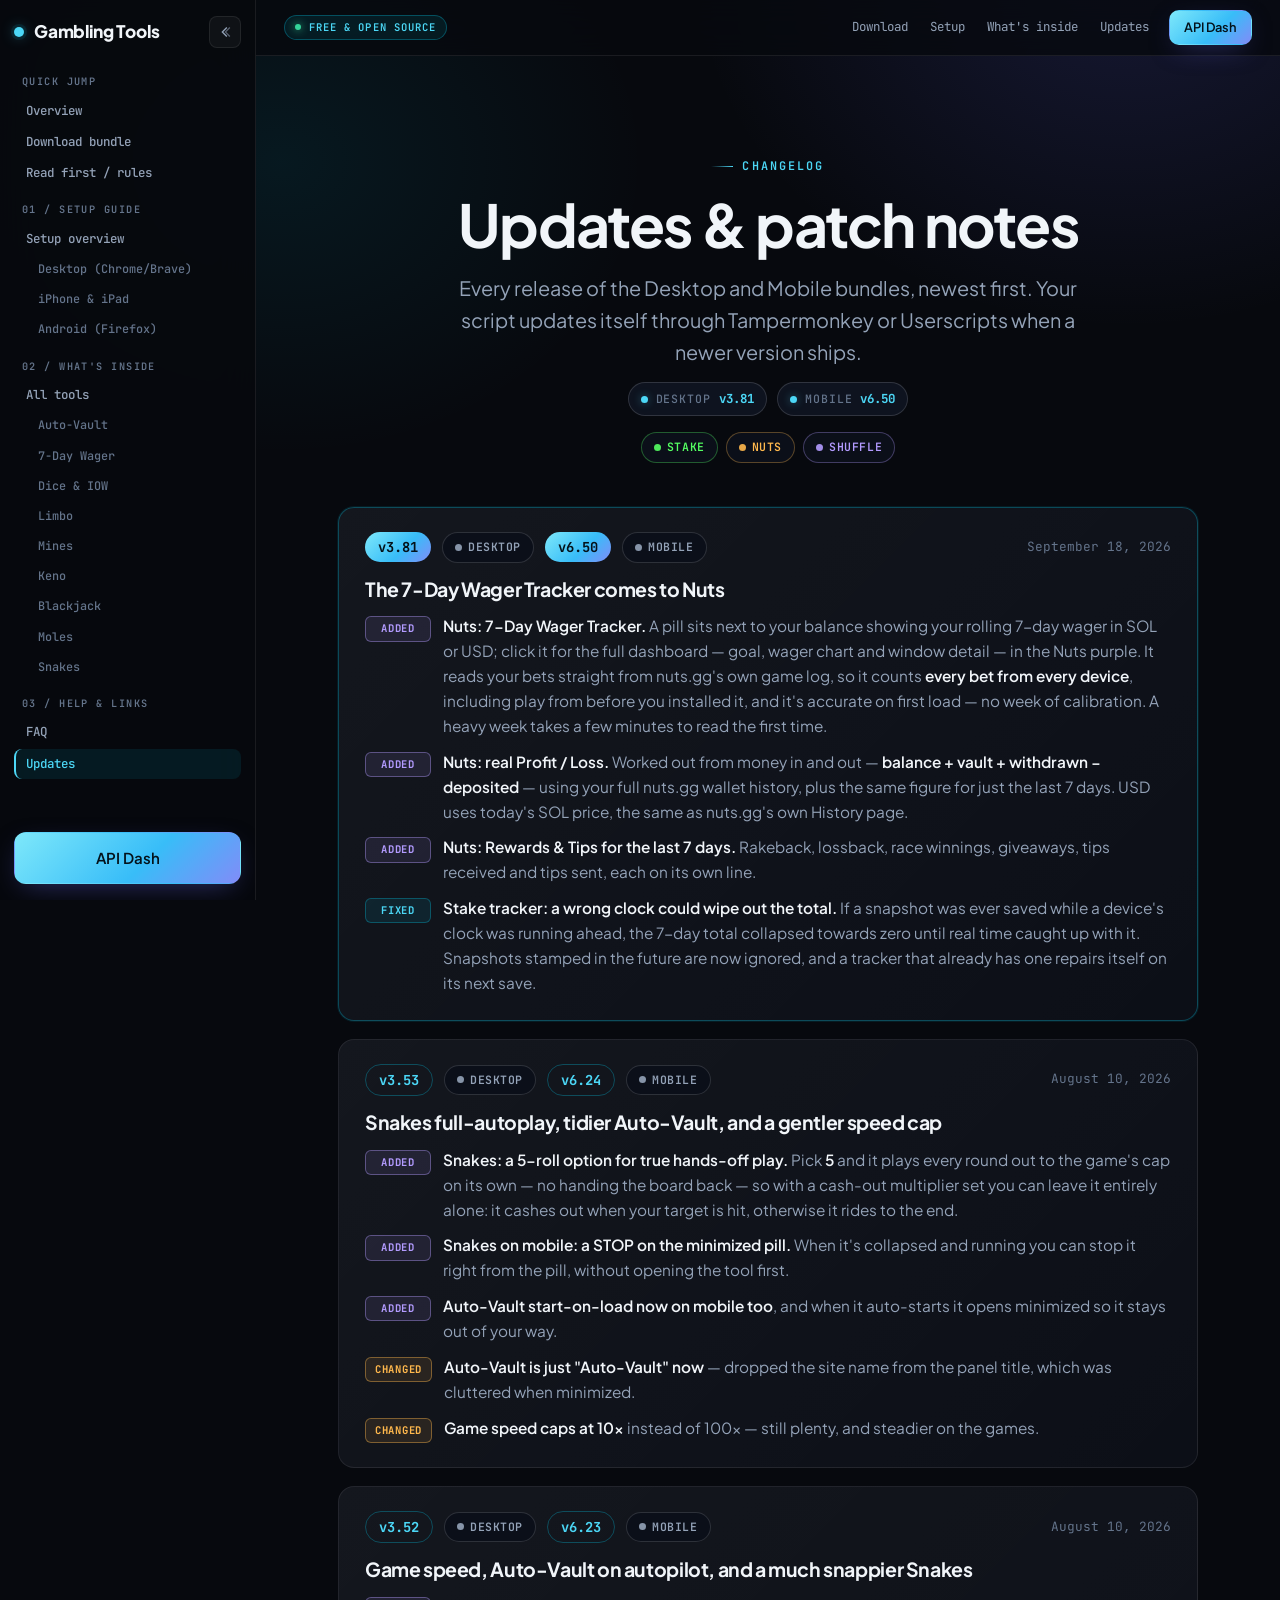
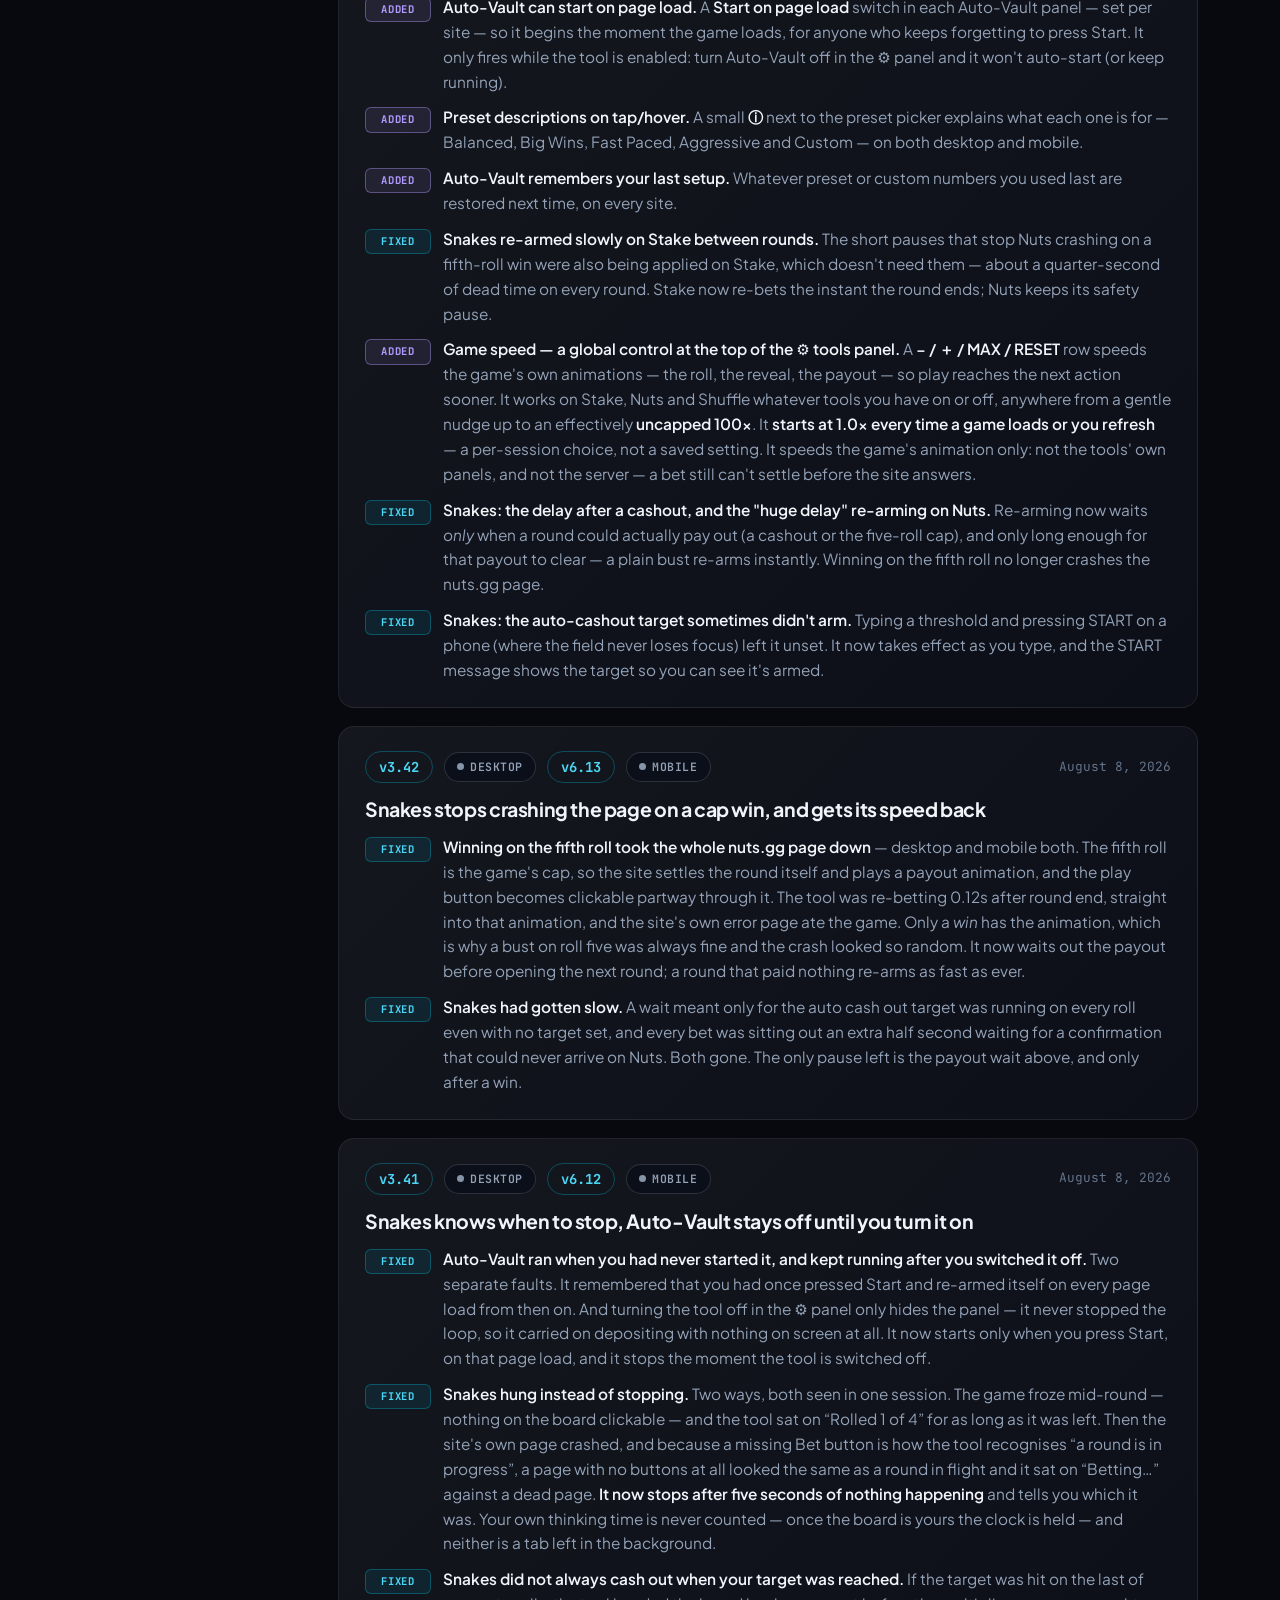
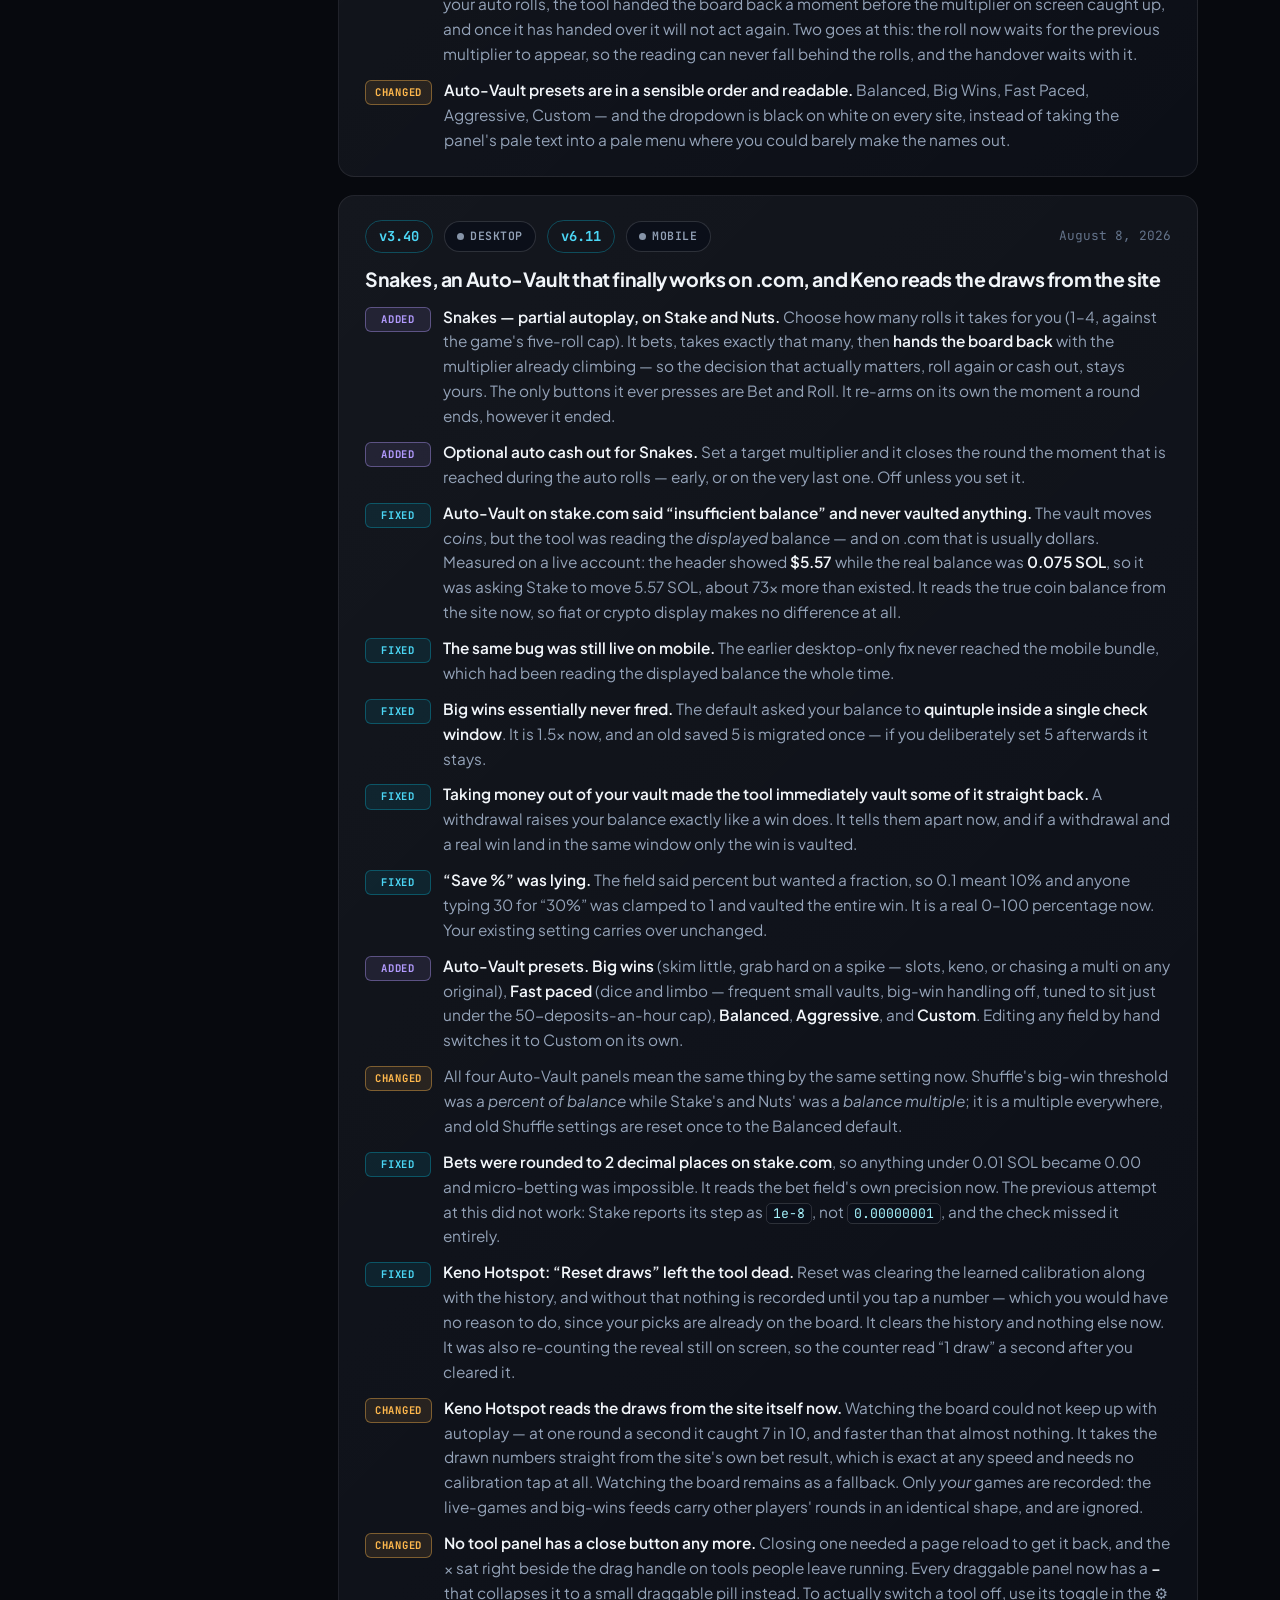
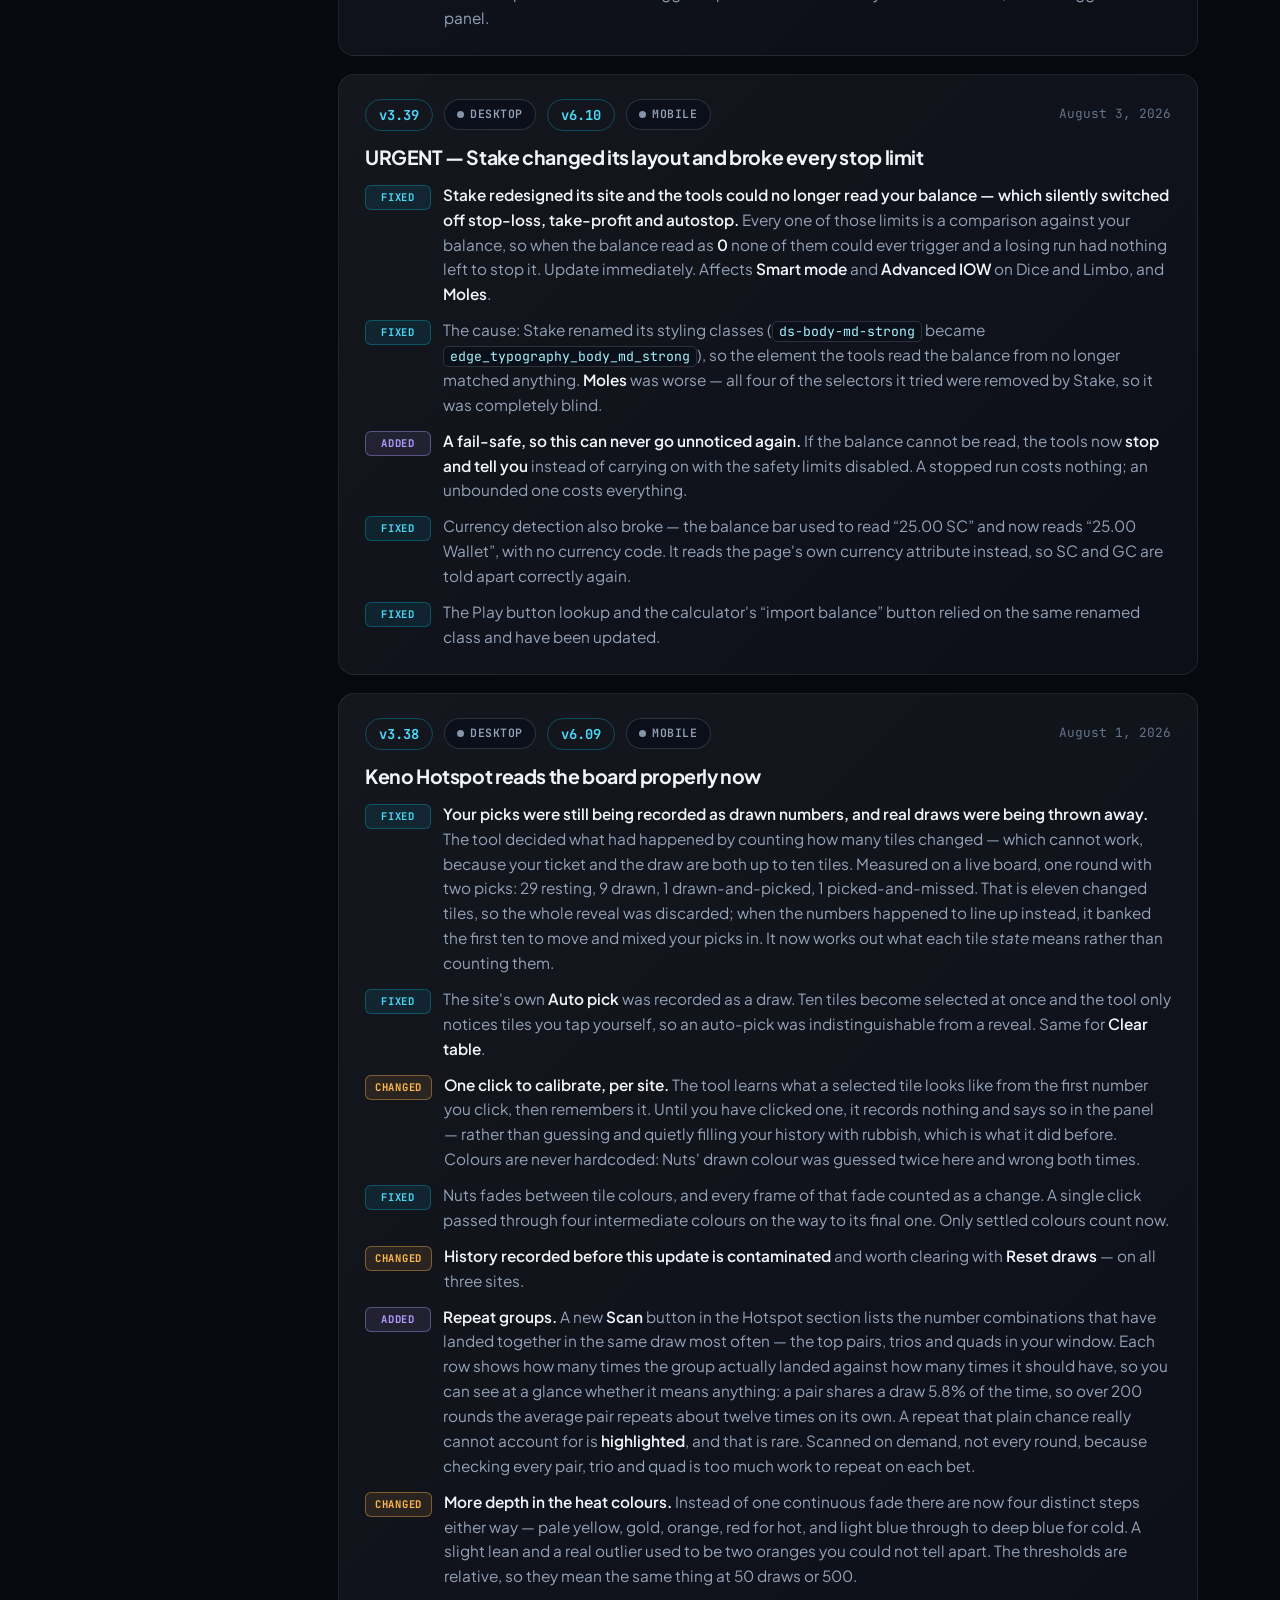
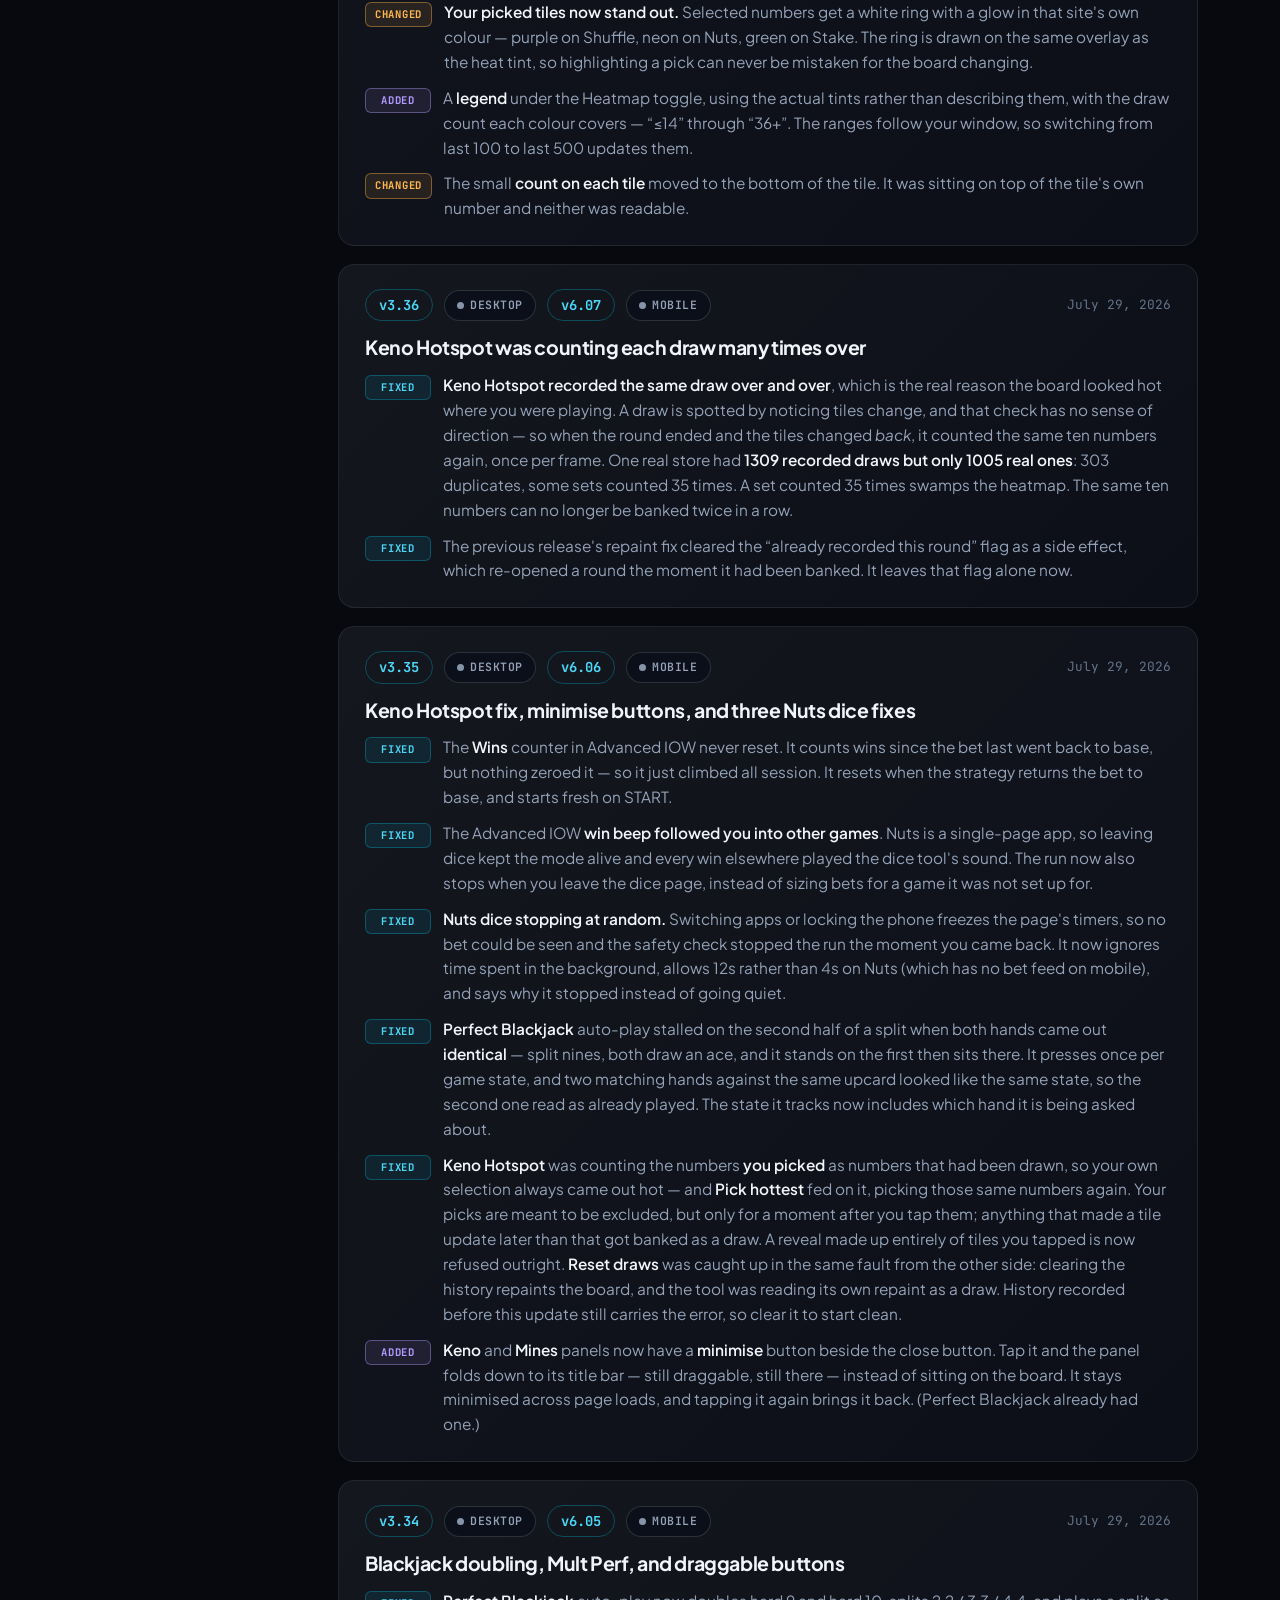
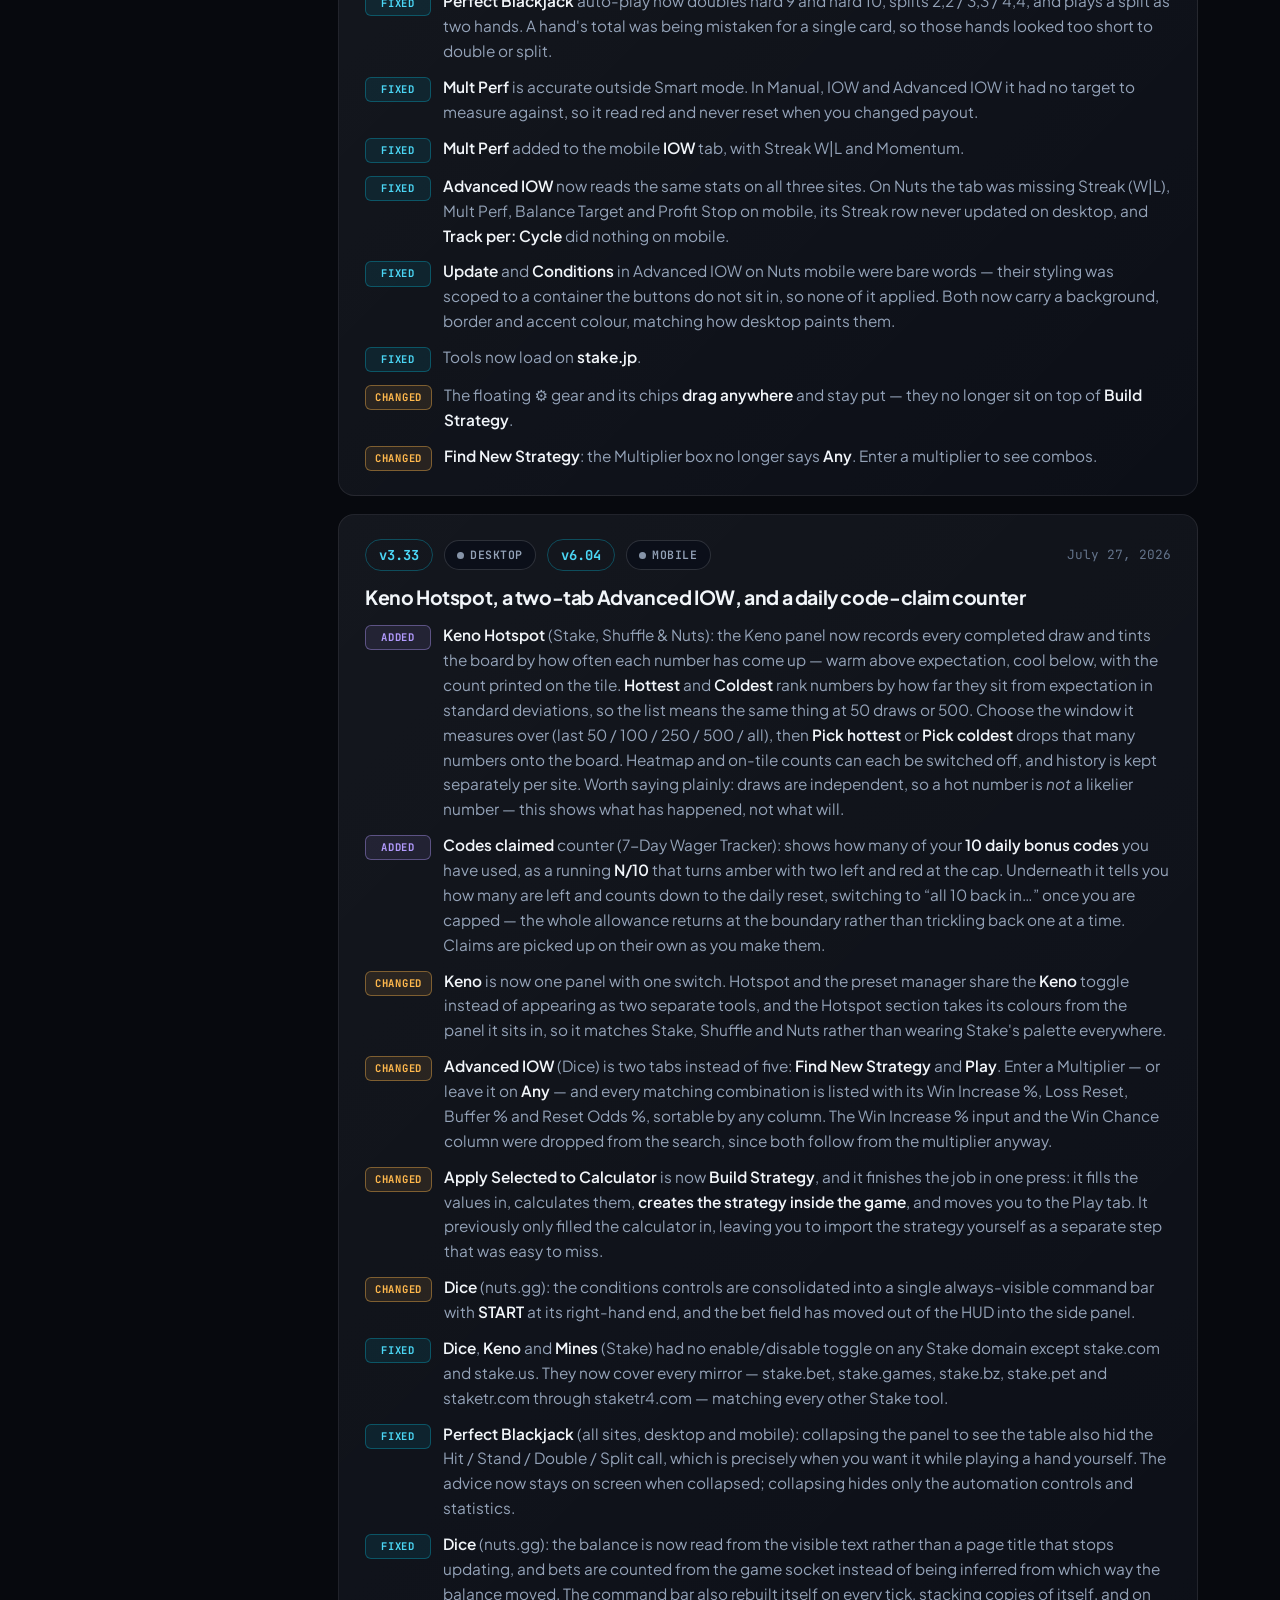
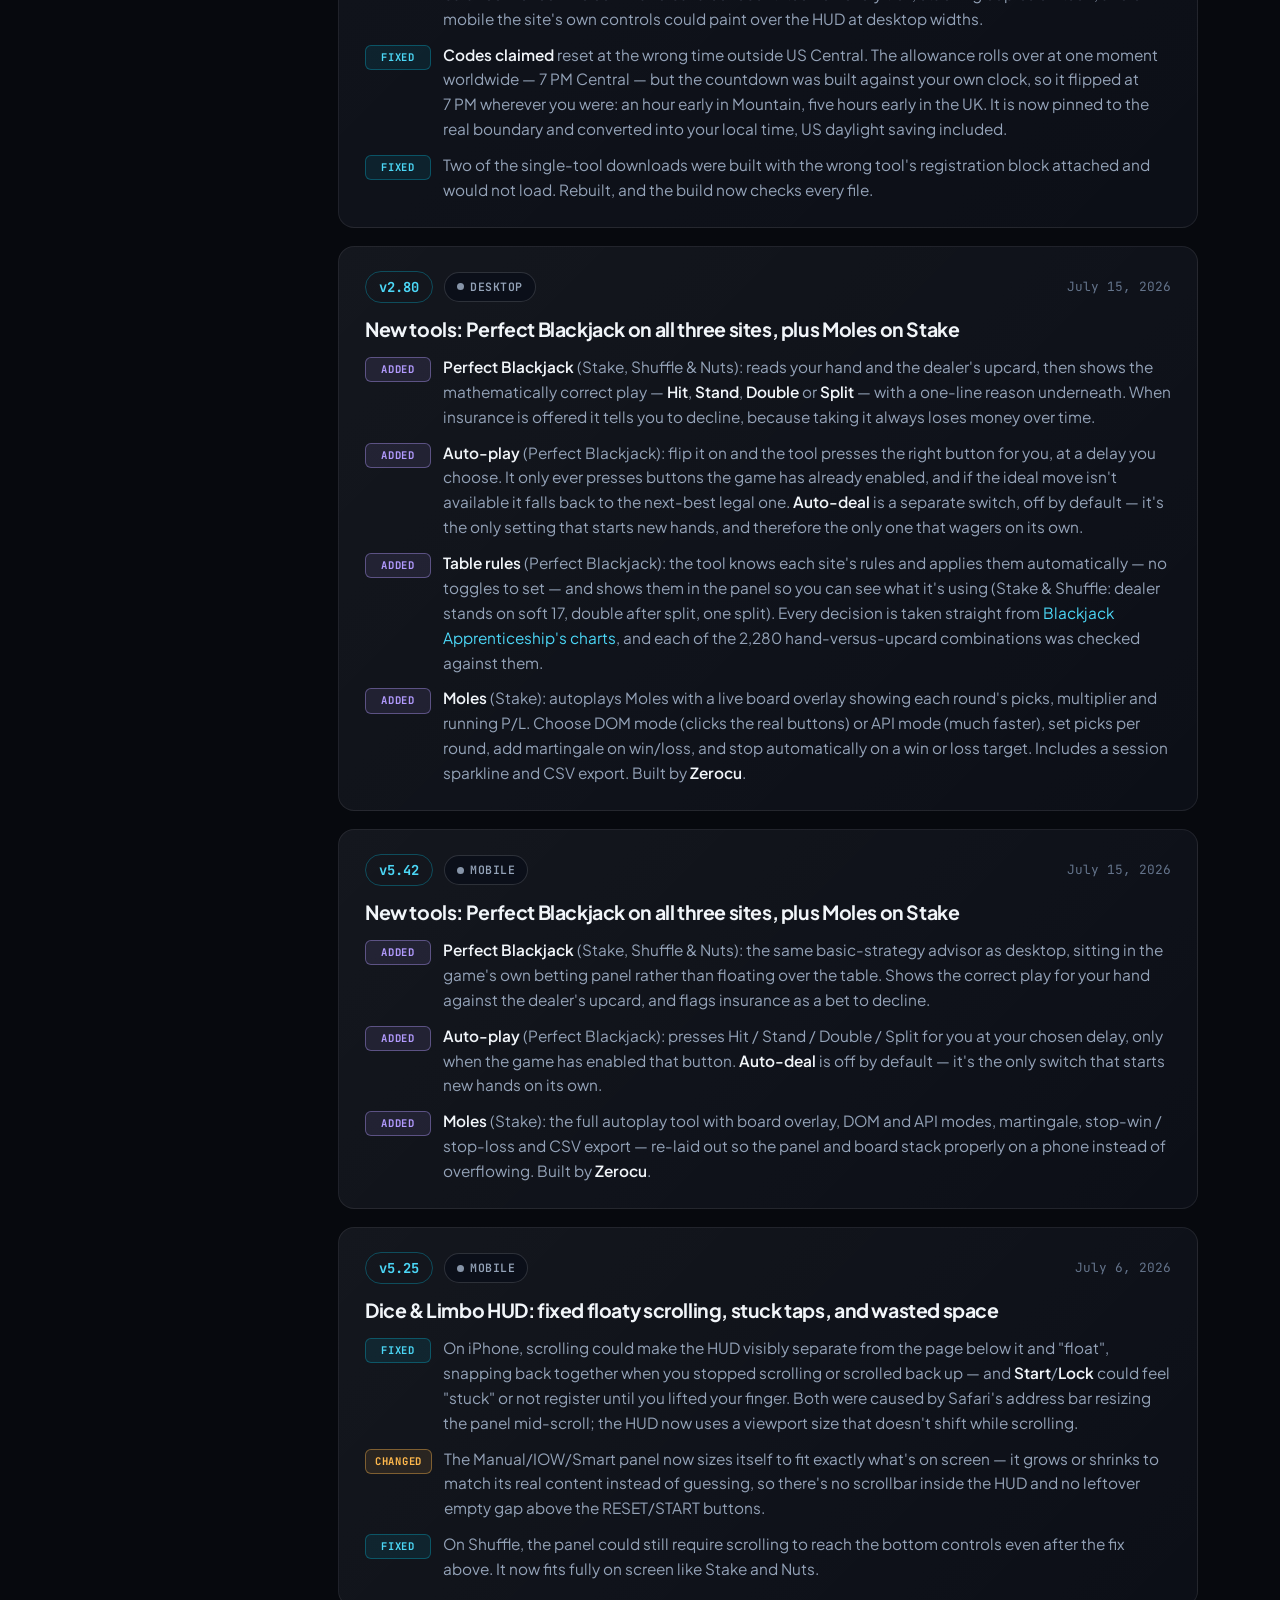
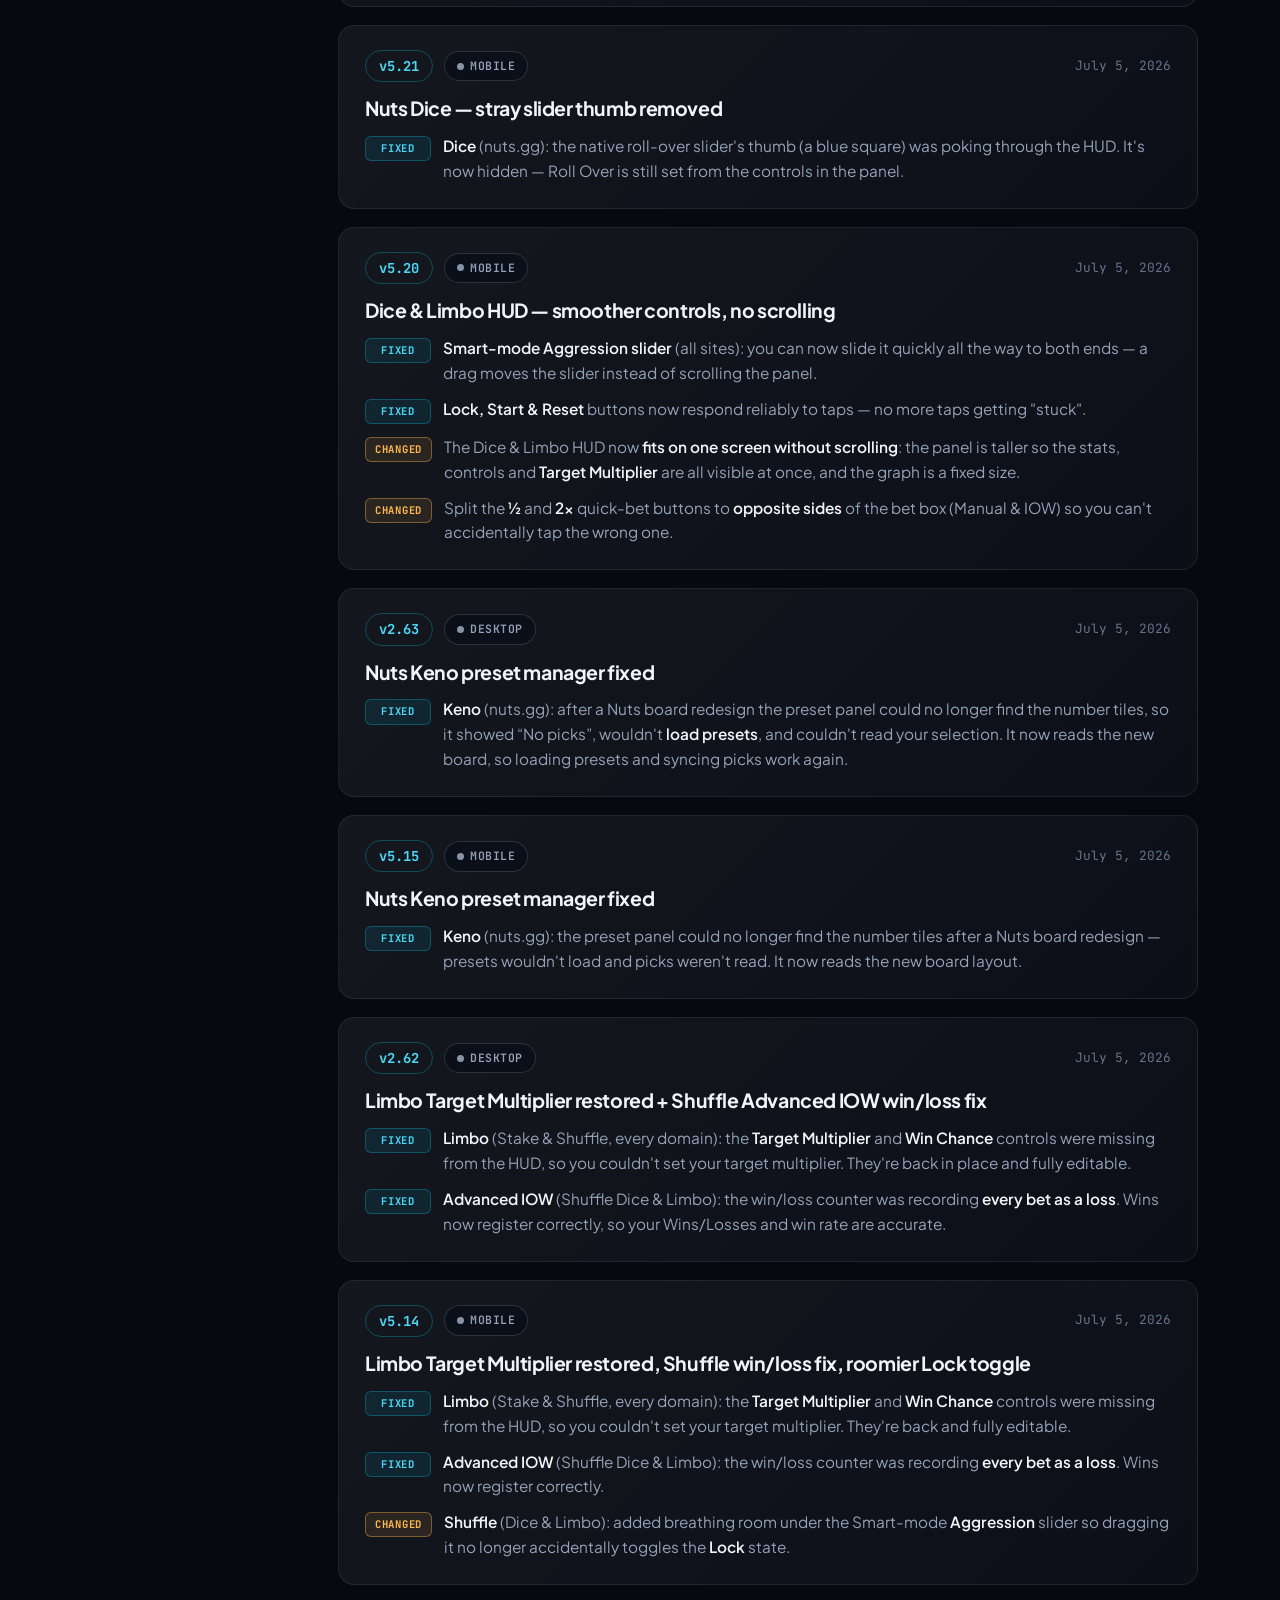
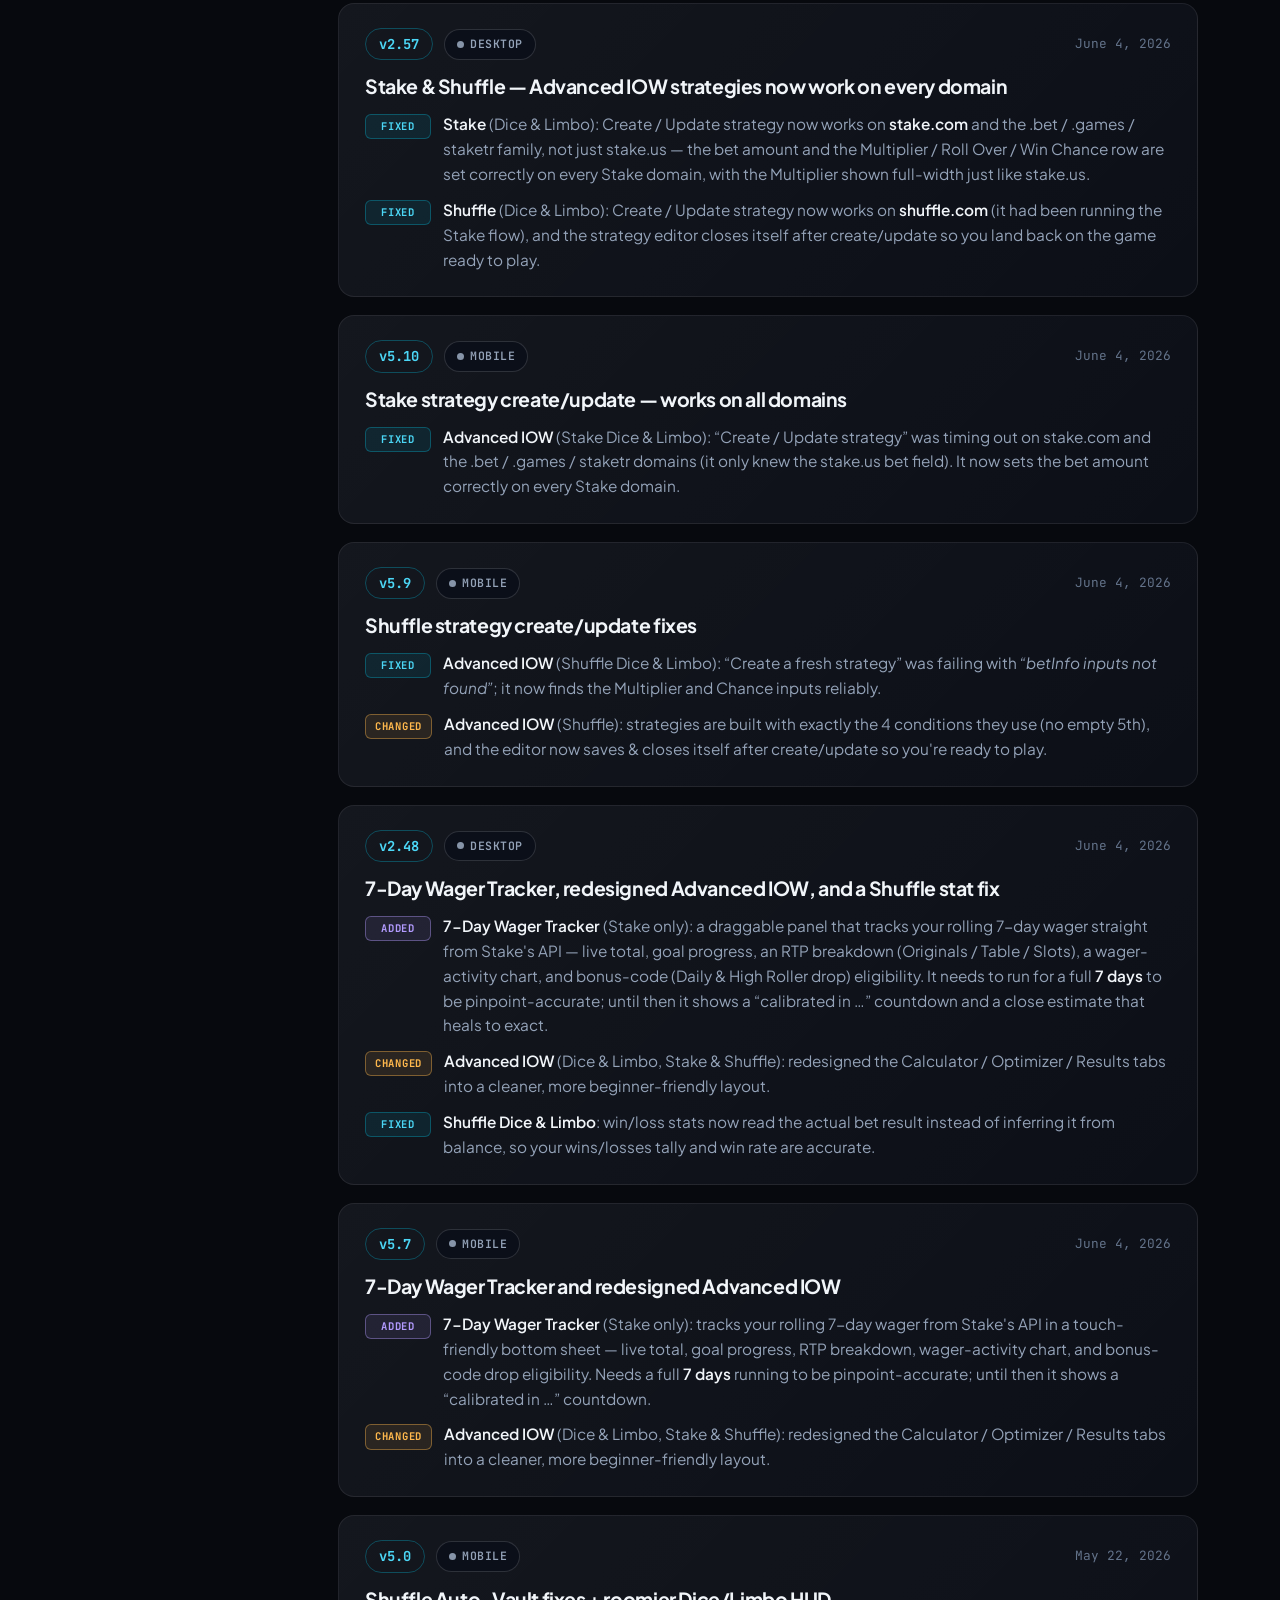
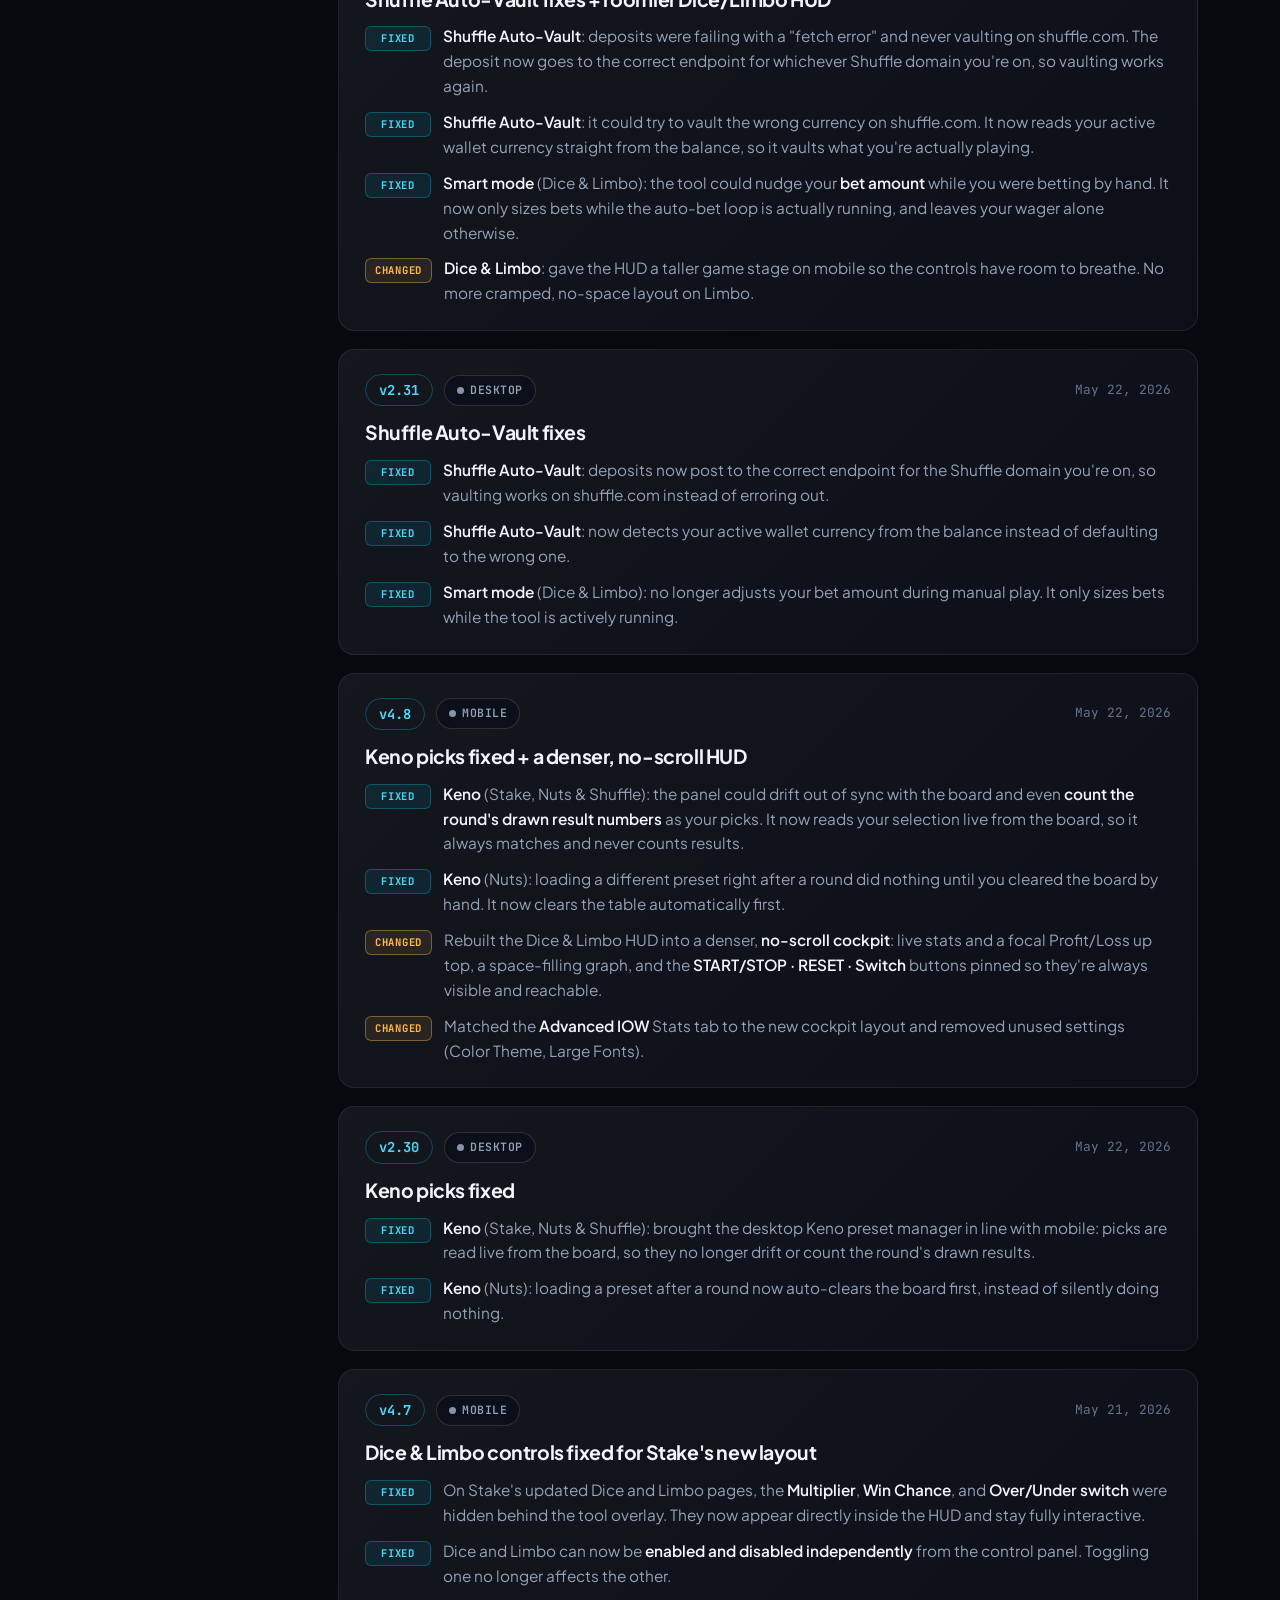
<file: updates.html>
<!doctype html>
<html lang="en">
<head>
  <meta charset="utf-8" />
  <meta name="viewport" content="width=device-width, initial-scale=1" />
  <title>Updates &amp; Patch Notes for Gambling Tools</title>
  <meta name="description" content="Release notes and version history for the Gambling Tools userscript bundles (Desktop & Mobile) for Stake, Nuts, and Shuffle." />
  <link rel="preconnect" href="https://fonts.googleapis.com" />
  <link rel="preconnect" href="https://fonts.gstatic.com" crossorigin />
  <meta name="theme-color" content="#07090e" />
  <link rel="stylesheet" href="assets/style.css" />
  <script>document.documentElement.classList.add("js");</script>
</head>
<body>
  <a href="#main" class="skip-link">Skip to content</a>

  <aside class="sb" id="sidebar" aria-label="Site navigation">
    <div class="sb-top">
      <a class="sb-brand" href="index.html#top"><span class="dot" aria-hidden="true"></span><span>Gambling Tools</span></a>
      <button class="icon-btn" type="button" id="navClose" aria-controls="sidebar" aria-expanded="true" aria-label="Hide the sidebar"><svg viewBox="0 0 24 24" aria-hidden="true"><path d="M15.4 6 14 4.6 6.6 12 14 19.4 15.4 18 9.4 12z"/><path d="M20 6l-1.4-1.4L11.2 12l7.4 7.4L20 18l-6-6z" opacity=".55"/></svg></button>
    </div>
    <div class="sb-label">Quick jump</div>
    <nav aria-label="Quick jump">
        <a href="index.html#top">Overview</a>
        <a href="index.html#download">Download bundle</a>
        <a href="index.html#risk">Read first / rules</a>
    </nav>
    <div class="sb-label">01 / Setup guide</div>
    <nav aria-label="Setup guide">
        <a href="index.html#install">Setup overview</a>
        <a class="sub" href="index.html#install" data-tab="desktop">Desktop (Chrome/Brave)</a>
        <a class="sub" href="index.html#install" data-tab="ios">iPhone &amp; iPad</a>
        <a class="sub" href="index.html#install" data-tab="android">Android (Firefox)</a>
    </nav>
    <div class="sb-label">02 / What's inside</div>
    <nav aria-label="Tools">
        <a href="index.html#tools">All tools</a>
        <a href="index.html#tool-auto-vault" class="sub">Auto-Vault</a>
        <a href="index.html#tool-wager-tracker" class="sub">7-Day Wager</a>
        <a href="index.html#tool-dice" class="sub">Dice &amp; IOW</a>
        <a href="index.html#tool-limbo" class="sub">Limbo</a>
        <a href="index.html#tool-mines" class="sub">Mines</a>
        <a href="index.html#tool-keno" class="sub">Keno</a>
        <a href="index.html#tool-blackjack" class="sub">Blackjack</a>
        <a href="index.html#tool-moles" class="sub">Moles</a>
        <a href="index.html#tool-snakes" class="sub">Snakes</a>
    </nav>
    <div class="sb-label">03 / Help &amp; links</div>
    <nav aria-label="Help">
        <a href="index.html#faq">FAQ</a>
        <a href="updates.html" aria-current="page">Updates</a>
    </nav>
    <div class="sb-promo"><a class="btn primary" href="https://apidash-licences.apidash.workers.dev/" rel="noopener">API Dash</a></div>
  </aside>
  <div class="scrim" id="scrim"></div>

  <div class="shell">
    <header class="top">
      <button class="icon-btn open" type="button" id="navOpen" aria-controls="sidebar" aria-expanded="false" aria-label="Show the sidebar"><svg viewBox="0 0 24 24" aria-hidden="true"><path d="M3 6h18v2H3zm0 5h18v2H3zm0 5h18v2H3z"/></svg></button>
      <span class="net"><i aria-hidden="true"></i>FREE &amp; OPEN SOURCE</span>
      <nav class="topnav" aria-label="Primary">
        <a href="index.html#download">Download</a>
        <a href="index.html#install">Setup</a>
        <a href="index.html#tools">What's inside</a>
        <a href="updates.html">Updates</a>
        <a class="btn primary" href="https://apidash-licences.apidash.workers.dev/" rel="noopener">API Dash</a>
      </nav>
    </header>

  <main class="container" id="main">
    <span id="top"></span>

    <section class="hero">
      <span class="eyebrow">Changelog</span>
      <h1>Updates &amp; patch notes</h1>
      <p class="lead">
        Every release of the Desktop and Mobile bundles, newest first. Your script updates itself
        through Tampermonkey or Userscripts when a newer version ships.
      </p>
      <div class="versions">
        <a class="ver-chip" href="index.html#download"><span class="live-dot" aria-hidden="true"></span><span class="k">Desktop</span><span class="v" data-ver-target="desktop">v··</span></a>
        <a class="ver-chip" href="index.html#download"><span class="live-dot" aria-hidden="true"></span><span class="k">Mobile</span><span class="v" data-ver-target="mobile">v··</span></a>
      </div>
      <div class="sites" style="justify-content:center;">
        <span class="chip stake">Stake</span>
        <span class="chip nuts">Nuts</span>
        <span class="chip shuffle">Shuffle</span>
      </div>
    </section>

    <section class="section" style="margin-top: clamp(20px, 4vw, 36px);">
      <div class="changelog" aria-label="Release notes" style="max-width: 860px; margin: 0 auto;">

        <!-- ============ Add new releases above this line (newest first) ============ -->
        <article class="release latest" data-reveal>
          <div class="release-head">
            <span class="ver-badge">v3.81</span>
            <span class="chip">Desktop</span>
            <span class="ver-badge">v6.50</span>
            <span class="chip">Mobile</span>
            <span class="rel-date">September 18, 2026</span>
          </div>
          <h2 class="rel-title">The 7-Day Wager Tracker comes to Nuts</h2>
          <ul class="changes">
            <li><span class="tag added">Added</span><span class="ctxt"><b>Nuts: 7-Day Wager Tracker.</b> A pill sits next to your balance showing your rolling 7-day wager in SOL or USD; click it for the full dashboard &mdash; goal, wager chart and window detail &mdash; in the Nuts purple. It reads your bets straight from nuts.gg's own game log, so it counts <b>every bet from every device</b>, including play from before you installed it, and it's accurate on first load &mdash; no week of calibration. A heavy week takes a few minutes to read the first time.</span></li>
            <li><span class="tag added">Added</span><span class="ctxt"><b>Nuts: real Profit / Loss.</b> Worked out from money in and out &mdash; <b>balance + vault + withdrawn &minus; deposited</b> &mdash; using your full nuts.gg wallet history, plus the same figure for just the last 7 days. USD uses today's SOL price, the same as nuts.gg's own History page.</span></li>
            <li><span class="tag added">Added</span><span class="ctxt"><b>Nuts: Rewards &amp; Tips for the last 7 days.</b> Rakeback, lossback, race winnings, giveaways, tips received and tips sent, each on its own line.</span></li>
            <li><span class="tag fixed">Fixed</span><span class="ctxt"><b>Stake tracker: a wrong clock could wipe out the total.</b> If a snapshot was ever saved while a device's clock was running ahead, the 7-day total collapsed towards zero until real time caught up with it. Snapshots stamped in the future are now ignored, and a tracker that already has one repairs itself on its next save.</span></li>
          </ul>
        </article>
        <article class="release" data-reveal>
          <div class="release-head">
            <span class="ver-badge">v3.53</span>
            <span class="chip">Desktop</span>
            <span class="ver-badge">v6.24</span>
            <span class="chip">Mobile</span>
            <span class="rel-date">August 10, 2026</span>
          </div>
          <h2 class="rel-title">Snakes full-autoplay, tidier Auto-Vault, and a gentler speed cap</h2>
          <ul class="changes">
            <li><span class="tag added">Added</span><span class="ctxt"><b>Snakes: a 5-roll option for true hands-off play.</b> Pick <b>5</b> and it plays every round out to the game's cap on its own &mdash; no handing the board back &mdash; so with a cash-out multiplier set you can leave it entirely alone: it cashes out when your target is hit, otherwise it rides to the end.</span></li>
            <li><span class="tag added">Added</span><span class="ctxt"><b>Snakes on mobile: a STOP on the minimized pill.</b> When it's collapsed and running you can stop it right from the pill, without opening the tool first.</span></li>
            <li><span class="tag added">Added</span><span class="ctxt"><b>Auto-Vault start-on-load now on mobile too</b>, and when it auto-starts it opens minimized so it stays out of your way.</span></li>
            <li><span class="tag changed">Changed</span><span class="ctxt"><b>Auto-Vault is just "Auto-Vault" now</b> &mdash; dropped the site name from the panel title, which was cluttered when minimized.</span></li>
            <li><span class="tag changed">Changed</span><span class="ctxt"><b>Game speed caps at 10&times;</b> instead of 100&times; &mdash; still plenty, and steadier on the games.</span></li>
          </ul>
        </article>
        <article class="release" data-reveal>
          <div class="release-head">
            <span class="ver-badge">v3.52</span>
            <span class="chip">Desktop</span>
            <span class="ver-badge">v6.23</span>
            <span class="chip">Mobile</span>
            <span class="rel-date">August 10, 2026</span>
          </div>
          <h2 class="rel-title">Game speed, Auto-Vault on autopilot, and a much snappier Snakes</h2>
          <ul class="changes">
            <li><span class="tag added">Added</span><span class="ctxt"><b>Auto-Vault can start on page load.</b> A <b>Start on page load</b> switch in each Auto-Vault panel &mdash; set per site &mdash; so it begins the moment the game loads, for anyone who keeps forgetting to press Start. It only fires while the tool is enabled: turn Auto-Vault off in the &#9881; panel and it won't auto-start (or keep running).</span></li>
            <li><span class="tag added">Added</span><span class="ctxt"><b>Preset descriptions on tap/hover.</b> A small <b>&#9432;</b> next to the preset picker explains what each one is for &mdash; Balanced, Big Wins, Fast Paced, Aggressive and Custom &mdash; on both desktop and mobile.</span></li>
            <li><span class="tag added">Added</span><span class="ctxt"><b>Auto-Vault remembers your last setup.</b> Whatever preset or custom numbers you used last are restored next time, on every site.</span></li>
            <li><span class="tag fixed">Fixed</span><span class="ctxt"><b>Snakes re-armed slowly on Stake between rounds.</b> The short pauses that stop Nuts crashing on a fifth-roll win were also being applied on Stake, which doesn't need them &mdash; about a quarter-second of dead time on every round. Stake now re-bets the instant the round ends; Nuts keeps its safety pause.</span></li>
            <li><span class="tag added">Added</span><span class="ctxt"><b>Game speed &mdash; a global control at the top of the &#9881; tools panel.</b> A <b>&minus; / &#65291; / MAX / RESET</b> row speeds the game's own animations &mdash; the roll, the reveal, the payout &mdash; so play reaches the next action sooner. It works on Stake, Nuts and Shuffle whatever tools you have on or off, anywhere from a gentle nudge up to an effectively <b>uncapped 100&times;</b>. It <b>starts at 1.0&times; every time a game loads or you refresh</b> &mdash; a per-session choice, not a saved setting. It speeds the game's animation only: not the tools' own panels, and not the server &mdash; a bet still can't settle before the site answers.</span></li>
            <li><span class="tag fixed">Fixed</span><span class="ctxt"><b>Snakes: the delay after a cashout, and the "huge delay" re-arming on Nuts.</b> Re-arming now waits <i>only</i> when a round could actually pay out (a cashout or the five-roll cap), and only long enough for that payout to clear &mdash; a plain bust re-arms instantly. Winning on the fifth roll no longer crashes the nuts.gg page.</span></li>
            <li><span class="tag fixed">Fixed</span><span class="ctxt"><b>Snakes: the auto-cashout target sometimes didn't arm.</b> Typing a threshold and pressing START on a phone (where the field never loses focus) left it unset. It now takes effect as you type, and the START message shows the target so you can see it's armed.</span></li>
          </ul>
        </article>
        <article class="release" data-reveal>
          <div class="release-head">
            <span class="ver-badge">v3.42</span>
            <span class="chip">Desktop</span>
            <span class="ver-badge">v6.13</span>
            <span class="chip">Mobile</span>
            <span class="rel-date">August 8, 2026</span>
          </div>
          <h2 class="rel-title">Snakes stops crashing the page on a cap win, and gets its speed back</h2>
          <ul class="changes">
            <li><span class="tag fixed">Fixed</span><span class="ctxt"><b>Winning on the fifth roll took the whole nuts.gg page down</b> &mdash; desktop and mobile both. The fifth roll is the game's cap, so the site settles the round itself and plays a payout animation, and the play button becomes clickable partway through it. The tool was re-betting 0.12s after round end, straight into that animation, and the site's own error page ate the game. Only a <i>win</i> has the animation, which is why a bust on roll five was always fine and the crash looked so random. It now waits out the payout before opening the next round; a round that paid nothing re-arms as fast as ever.</span></li>
            <li><span class="tag fixed">Fixed</span><span class="ctxt"><b>Snakes had gotten slow.</b> A wait meant only for the auto cash out target was running on every roll even with no target set, and every bet was sitting out an extra half second waiting for a confirmation that could never arrive on Nuts. Both gone. The only pause left is the payout wait above, and only after a win.</span></li>
          </ul>
        </article>
        <article class="release" data-reveal>
          <div class="release-head">
            <span class="ver-badge">v3.41</span>
            <span class="chip">Desktop</span>
            <span class="ver-badge">v6.12</span>
            <span class="chip">Mobile</span>
            <span class="rel-date">August 8, 2026</span>
          </div>
          <h2 class="rel-title">Snakes knows when to stop, Auto-Vault stays off until you turn it on</h2>
          <ul class="changes">
            <li><span class="tag fixed">Fixed</span><span class="ctxt"><b>Auto-Vault ran when you had never started it, and kept running after you switched it off.</b> Two separate faults. It remembered that you had once pressed Start and re-armed itself on every page load from then on. And turning the tool off in the &#9881; panel only hides the panel &mdash; it never stopped the loop, so it carried on depositing with nothing on screen at all. It now starts only when you press Start, on that page load, and it stops the moment the tool is switched off.</span></li>
            <li><span class="tag fixed">Fixed</span><span class="ctxt"><b>Snakes hung instead of stopping.</b> Two ways, both seen in one session. The game froze mid-round &mdash; nothing on the board clickable &mdash; and the tool sat on &ldquo;Rolled 1 of 4&rdquo; for as long as it was left. Then the site's own page crashed, and because a missing Bet button is how the tool recognises &ldquo;a round is in progress&rdquo;, a page with no buttons at all looked the same as a round in flight and it sat on &ldquo;Betting&hellip;&rdquo; against a dead page. <b>It now stops after five seconds of nothing happening</b> and tells you which it was. Your own thinking time is never counted &mdash; once the board is yours the clock is held &mdash; and neither is a tab left in the background.</span></li>
            <li><span class="tag fixed">Fixed</span><span class="ctxt"><b>Snakes did not always cash out when your target was reached.</b> If the target was hit on the last of your auto rolls, the tool handed the board back a moment before the multiplier on screen caught up, and once it has handed over it will not act again. Two goes at this: the roll now waits for the previous multiplier to appear, so the reading can never fall behind the rolls, and the handover waits with it.</span></li>
            <li><span class="tag changed">Changed</span><span class="ctxt"><b>Auto-Vault presets are in a sensible order and readable.</b> Balanced, Big Wins, Fast Paced, Aggressive, Custom &mdash; and the dropdown is black on white on every site, instead of taking the panel's pale text into a pale menu where you could barely make the names out.</span></li>
          </ul>
        </article>
        <article class="release" data-reveal>
          <div class="release-head">
            <span class="ver-badge">v3.40</span>
            <span class="chip">Desktop</span>
            <span class="ver-badge">v6.11</span>
            <span class="chip">Mobile</span>
            <span class="rel-date">August 8, 2026</span>
          </div>
          <h2 class="rel-title">Snakes, an Auto-Vault that finally works on .com, and Keno reads the draws from the site</h2>
          <ul class="changes">
            <li><span class="tag added">Added</span><span class="ctxt"><b>Snakes &mdash; partial autoplay, on Stake and Nuts.</b> Choose how many rolls it takes for you (1&ndash;4, against the game's five-roll cap). It bets, takes exactly that many, then <b>hands the board back</b> with the multiplier already climbing &mdash; so the decision that actually matters, roll again or cash out, stays yours. The only buttons it ever presses are Bet and Roll. It re-arms on its own the moment a round ends, however it ended.</span></li>
            <li><span class="tag added">Added</span><span class="ctxt"><b>Optional auto cash out for Snakes.</b> Set a target multiplier and it closes the round the moment that is reached during the auto rolls &mdash; early, or on the very last one. Off unless you set it.</span></li>
            <li><span class="tag fixed">Fixed</span><span class="ctxt"><b>Auto-Vault on stake.com said &ldquo;insufficient balance&rdquo; and never vaulted anything.</b> The vault moves <i>coins</i>, but the tool was reading the <i>displayed</i> balance &mdash; and on .com that is usually dollars. Measured on a live account: the header showed <b>$5.57</b> while the real balance was <b>0.075 SOL</b>, so it was asking Stake to move 5.57 SOL, about 73&times; more than existed. It reads the true coin balance from the site now, so fiat or crypto display makes no difference at all.</span></li>
            <li><span class="tag fixed">Fixed</span><span class="ctxt"><b>The same bug was still live on mobile.</b> The earlier desktop-only fix never reached the mobile bundle, which had been reading the displayed balance the whole time.</span></li>
            <li><span class="tag fixed">Fixed</span><span class="ctxt"><b>Big wins essentially never fired.</b> The default asked your balance to <b>quintuple inside a single check window</b>. It is 1.5&times; now, and an old saved 5 is migrated once &mdash; if you deliberately set 5 afterwards it stays.</span></li>
            <li><span class="tag fixed">Fixed</span><span class="ctxt"><b>Taking money out of your vault made the tool immediately vault some of it straight back.</b> A withdrawal raises your balance exactly like a win does. It tells them apart now, and if a withdrawal and a real win land in the same window only the win is vaulted.</span></li>
            <li><span class="tag fixed">Fixed</span><span class="ctxt"><b>&ldquo;Save %&rdquo; was lying.</b> The field said percent but wanted a fraction, so 0.1 meant 10% and anyone typing 30 for &ldquo;30%&rdquo; was clamped to 1 and vaulted the entire win. It is a real 0&ndash;100 percentage now. Your existing setting carries over unchanged.</span></li>
            <li><span class="tag added">Added</span><span class="ctxt"><b>Auto-Vault presets.</b> <b>Big wins</b> (skim little, grab hard on a spike &mdash; slots, keno, or chasing a multi on any original), <b>Fast paced</b> (dice and limbo &mdash; frequent small vaults, big-win handling off, tuned to sit just under the 50-deposits-an-hour cap), <b>Balanced</b>, <b>Aggressive</b>, and <b>Custom</b>. Editing any field by hand switches it to Custom on its own.</span></li>
            <li><span class="tag changed">Changed</span><span class="ctxt">All four Auto-Vault panels mean the same thing by the same setting now. Shuffle's big-win threshold was a <i>percent of balance</i> while Stake's and Nuts' was a <i>balance multiple</i>; it is a multiple everywhere, and old Shuffle settings are reset once to the Balanced default.</span></li>
            <li><span class="tag fixed">Fixed</span><span class="ctxt"><b>Bets were rounded to 2 decimal places on stake.com</b>, so anything under 0.01 SOL became 0.00 and micro-betting was impossible. It reads the bet field's own precision now. The previous attempt at this did not work: Stake reports its step as <code>1e-8</code>, not <code>0.00000001</code>, and the check missed it entirely.</span></li>
            <li><span class="tag fixed">Fixed</span><span class="ctxt"><b>Keno Hotspot: &ldquo;Reset draws&rdquo; left the tool dead.</b> Reset was clearing the learned calibration along with the history, and without that nothing is recorded until you tap a number &mdash; which you would have no reason to do, since your picks are already on the board. It clears the history and nothing else now. It was also re-counting the reveal still on screen, so the counter read &ldquo;1 draw&rdquo; a second after you cleared it.</span></li>
            <li><span class="tag changed">Changed</span><span class="ctxt"><b>Keno Hotspot reads the draws from the site itself now.</b> Watching the board could not keep up with autoplay &mdash; at one round a second it caught 7 in 10, and faster than that almost nothing. It takes the drawn numbers straight from the site's own bet result, which is exact at any speed and needs no calibration tap at all. Watching the board remains as a fallback. Only <i>your</i> games are recorded: the live-games and big-wins feeds carry other players' rounds in an identical shape, and are ignored.</span></li>
            <li><span class="tag changed">Changed</span><span class="ctxt"><b>No tool panel has a close button any more.</b> Closing one needed a page reload to get it back, and the &times; sat right beside the drag handle on tools people leave running. Every draggable panel now has a <b>&minus;</b> that collapses it to a small draggable pill instead. To actually switch a tool off, use its toggle in the &#9881; panel.</span></li>
          </ul>
        </article>
        <article class="release" data-reveal>
          <div class="release-head">
            <span class="ver-badge">v3.39</span>
            <span class="chip">Desktop</span>
            <span class="ver-badge">v6.10</span>
            <span class="chip">Mobile</span>
            <span class="rel-date">August 3, 2026</span>
          </div>
          <h2 class="rel-title">URGENT — Stake changed its layout and broke every stop limit</h2>
          <ul class="changes">
            <li><span class="tag fixed">Fixed</span><span class="ctxt"><b>Stake redesigned its site and the tools could no longer read your balance &mdash; which silently switched off stop-loss, take-profit and autostop.</b> Every one of those limits is a comparison against your balance, so when the balance read as <b>0</b> none of them could ever trigger and a losing run had nothing left to stop it. Update immediately. Affects <b>Smart mode</b> and <b>Advanced IOW</b> on Dice and Limbo, and <b>Moles</b>.</span></li>
            <li><span class="tag fixed">Fixed</span><span class="ctxt">The cause: Stake renamed its styling classes (<code>ds-body-md-strong</code> became <code>edge_typography_body_md_strong</code>), so the element the tools read the balance from no longer matched anything. <b>Moles</b> was worse &mdash; all four of the selectors it tried were removed by Stake, so it was completely blind.</span></li>
            <li><span class="tag added">Added</span><span class="ctxt"><b>A fail-safe, so this can never go unnoticed again.</b> If the balance cannot be read, the tools now <b>stop and tell you</b> instead of carrying on with the safety limits disabled. A stopped run costs nothing; an unbounded one costs everything.</span></li>
            <li><span class="tag fixed">Fixed</span><span class="ctxt">Currency detection also broke &mdash; the balance bar used to read &ldquo;25.00 SC&rdquo; and now reads &ldquo;25.00 Wallet&rdquo;, with no currency code. It reads the page's own currency attribute instead, so SC and GC are told apart correctly again.</span></li>
            <li><span class="tag fixed">Fixed</span><span class="ctxt">The Play button lookup and the calculator's &ldquo;import balance&rdquo; button relied on the same renamed class and have been updated.</span></li>
          </ul>
        </article>
        <article class="release" data-reveal>
          <div class="release-head">
            <span class="ver-badge">v3.38</span>
            <span class="chip">Desktop</span>
            <span class="ver-badge">v6.09</span>
            <span class="chip">Mobile</span>
            <span class="rel-date">August 1, 2026</span>
          </div>
          <h2 class="rel-title">Keno Hotspot reads the board properly now</h2>
          <ul class="changes">
            <li><span class="tag fixed">Fixed</span><span class="ctxt"><b>Your picks were still being recorded as drawn numbers, and real draws were being thrown away.</b> The tool decided what had happened by counting how many tiles changed &mdash; which cannot work, because your ticket and the draw are both up to ten tiles. Measured on a live board, one round with two picks: 29 resting, 9 drawn, 1 drawn-and-picked, 1 picked-and-missed. That is eleven changed tiles, so the whole reveal was discarded; when the numbers happened to line up instead, it banked the first ten to move and mixed your picks in. It now works out what each tile <i>state</i> means rather than counting them.</span></li>
            <li><span class="tag fixed">Fixed</span><span class="ctxt">The site's own <b>Auto pick</b> was recorded as a draw. Ten tiles become selected at once and the tool only notices tiles you tap yourself, so an auto-pick was indistinguishable from a reveal. Same for <b>Clear table</b>.</span></li>
            <li><span class="tag changed">Changed</span><span class="ctxt"><b>One click to calibrate, per site.</b> The tool learns what a selected tile looks like from the first number you click, then remembers it. Until you have clicked one, it records nothing and says so in the panel &mdash; rather than guessing and quietly filling your history with rubbish, which is what it did before. Colours are never hardcoded: Nuts' drawn colour was guessed twice here and wrong both times.</span></li>
            <li><span class="tag fixed">Fixed</span><span class="ctxt">Nuts fades between tile colours, and every frame of that fade counted as a change. A single click passed through four intermediate colours on the way to its final one. Only settled colours count now.</span></li>
            <li><span class="tag changed">Changed</span><span class="ctxt"><b>History recorded before this update is contaminated</b> and worth clearing with <b>Reset draws</b> &mdash; on all three sites.</span></li>
            <li><span class="tag added">Added</span><span class="ctxt"><b>Repeat groups.</b> A new <b>Scan</b> button in the Hotspot section lists the number combinations that have landed together in the same draw most often &mdash; the top pairs, trios and quads in your window. Each row shows how many times the group actually landed against how many times it should have, so you can see at a glance whether it means anything: a pair shares a draw 5.8% of the time, so over 200 rounds the average pair repeats about twelve times on its own. A repeat that plain chance really cannot account for is <b>highlighted</b>, and that is rare. Scanned on demand, not every round, because checking every pair, trio and quad is too much work to repeat on each bet.</span></li>
            <li><span class="tag changed">Changed</span><span class="ctxt"><b>More depth in the heat colours.</b> Instead of one continuous fade there are now four distinct steps either way &mdash; pale yellow, gold, orange, red for hot, and light blue through to deep blue for cold. A slight lean and a real outlier used to be two oranges you could not tell apart. The thresholds are relative, so they mean the same thing at 50 draws or 500.</span></li>
            <li><span class="tag changed">Changed</span><span class="ctxt"><b>Your picked tiles now stand out.</b> Selected numbers get a white ring with a glow in that site's own colour &mdash; purple on Shuffle, neon on Nuts, green on Stake. The ring is drawn on the same overlay as the heat tint, so highlighting a pick can never be mistaken for the board changing.</span></li>
            <li><span class="tag added">Added</span><span class="ctxt">A <b>legend</b> under the Heatmap toggle, using the actual tints rather than describing them, with the draw count each colour covers &mdash; &ldquo;&le;14&rdquo; through &ldquo;36+&rdquo;. The ranges follow your window, so switching from last 100 to last 500 updates them.</span></li>
            <li><span class="tag changed">Changed</span><span class="ctxt">The small <b>count on each tile</b> moved to the bottom of the tile. It was sitting on top of the tile's own number and neither was readable.</span></li>
          </ul>
        </article>
        <article class="release" data-reveal>
          <div class="release-head">
            <span class="ver-badge">v3.36</span>
            <span class="chip">Desktop</span>
            <span class="ver-badge">v6.07</span>
            <span class="chip">Mobile</span>
            <span class="rel-date">July 29, 2026</span>
          </div>
          <h2 class="rel-title">Keno Hotspot was counting each draw many times over</h2>
          <ul class="changes">
            <li><span class="tag fixed">Fixed</span><span class="ctxt"><b>Keno Hotspot recorded the same draw over and over</b>, which is the real reason the board looked hot where you were playing. A draw is spotted by noticing tiles change, and that check has no sense of direction &mdash; so when the round ended and the tiles changed <i>back</i>, it counted the same ten numbers again, once per frame. One real store had <b>1309 recorded draws but only 1005 real ones</b>: 303 duplicates, some sets counted 35 times. A set counted 35 times swamps the heatmap. The same ten numbers can no longer be banked twice in a row.</span></li>
            <li><span class="tag fixed">Fixed</span><span class="ctxt">The previous release's repaint fix cleared the &ldquo;already recorded this round&rdquo; flag as a side effect, which re-opened a round the moment it had been banked. It leaves that flag alone now.</span></li>
          </ul>
        </article>
        <article class="release" data-reveal>
          <div class="release-head">
            <span class="ver-badge">v3.35</span>
            <span class="chip">Desktop</span>
            <span class="ver-badge">v6.06</span>
            <span class="chip">Mobile</span>
            <span class="rel-date">July 29, 2026</span>
          </div>
          <h2 class="rel-title">Keno Hotspot fix, minimise buttons, and three Nuts dice fixes</h2>
          <ul class="changes">
            <li><span class="tag fixed">Fixed</span><span class="ctxt">The <b>Wins</b> counter in Advanced IOW never reset. It counts wins since the bet last went back to base, but nothing zeroed it &mdash; so it just climbed all session. It resets when the strategy returns the bet to base, and starts fresh on START.</span></li>
            <li><span class="tag fixed">Fixed</span><span class="ctxt">The Advanced IOW <b>win beep followed you into other games</b>. Nuts is a single-page app, so leaving dice kept the mode alive and every win elsewhere played the dice tool's sound. The run now also stops when you leave the dice page, instead of sizing bets for a game it was not set up for.</span></li>
            <li><span class="tag fixed">Fixed</span><span class="ctxt"><b>Nuts dice stopping at random.</b> Switching apps or locking the phone freezes the page's timers, so no bet could be seen and the safety check stopped the run the moment you came back. It now ignores time spent in the background, allows 12s rather than 4s on Nuts (which has no bet feed on mobile), and says why it stopped instead of going quiet.</span></li>
            <li><span class="tag fixed">Fixed</span><span class="ctxt"><b>Perfect Blackjack</b> auto-play stalled on the second half of a split when both hands came out <b>identical</b> &mdash; split nines, both draw an ace, and it stands on the first then sits there. It presses once per game state, and two matching hands against the same upcard looked like the same state, so the second one read as already played. The state it tracks now includes which hand it is being asked about.</span></li>
            <li><span class="tag fixed">Fixed</span><span class="ctxt"><b>Keno Hotspot</b> was counting the numbers <b>you picked</b> as numbers that had been drawn, so your own selection always came out hot &mdash; and <b>Pick hottest</b> fed on it, picking those same numbers again. Your picks are meant to be excluded, but only for a moment after you tap them; anything that made a tile update later than that got banked as a draw. A reveal made up entirely of tiles you tapped is now refused outright. <b>Reset draws</b> was caught up in the same fault from the other side: clearing the history repaints the board, and the tool was reading its own repaint as a draw. History recorded before this update still carries the error, so clear it to start clean.</span></li>
            <li><span class="tag added">Added</span><span class="ctxt"><b>Keno</b> and <b>Mines</b> panels now have a <b>minimise</b> button beside the close button. Tap it and the panel folds down to its title bar &mdash; still draggable, still there &mdash; instead of sitting on the board. It stays minimised across page loads, and tapping it again brings it back. (Perfect Blackjack already had one.)</span></li>
          </ul>
        </article>
        <article class="release" data-reveal>
          <div class="release-head">
            <span class="ver-badge">v3.34</span>
            <span class="chip">Desktop</span>
            <span class="ver-badge">v6.05</span>
            <span class="chip">Mobile</span>
            <span class="rel-date">July 29, 2026</span>
          </div>
          <h2 class="rel-title">Blackjack doubling, Mult Perf, and draggable buttons</h2>
          <ul class="changes">
            <li><span class="tag fixed">Fixed</span><span class="ctxt"><b>Perfect Blackjack</b> auto-play now doubles hard 9 and hard 10, splits 2,2 / 3,3 / 4,4, and plays a split as two hands. A hand's total was being mistaken for a single card, so those hands looked too short to double or split.</span></li>
            <li><span class="tag fixed">Fixed</span><span class="ctxt"><b>Mult Perf</b> is accurate outside Smart mode. In Manual, IOW and Advanced IOW it had no target to measure against, so it read red and never reset when you changed payout.</span></li>
            <li><span class="tag fixed">Fixed</span><span class="ctxt"><b>Mult Perf</b> added to the mobile <b>IOW</b> tab, with Streak W|L and Momentum.</span></li>
            <li><span class="tag fixed">Fixed</span><span class="ctxt"><b>Advanced IOW</b> now reads the same stats on all three sites. On Nuts the tab was missing Streak (W|L), Mult Perf, Balance Target and Profit Stop on mobile, its Streak row never updated on desktop, and <b>Track per: Cycle</b> did nothing on mobile.</span></li>
            <li><span class="tag fixed">Fixed</span><span class="ctxt"><b>Update</b> and <b>Conditions</b> in Advanced IOW on Nuts mobile were bare words &mdash; their styling was scoped to a container the buttons do not sit in, so none of it applied. Both now carry a background, border and accent colour, matching how desktop paints them.</span></li>
            <li><span class="tag fixed">Fixed</span><span class="ctxt">Tools now load on <b>stake.jp</b>.</span></li>
            <li><span class="tag changed">Changed</span><span class="ctxt">The floating &#9881; gear and its chips <b>drag anywhere</b> and stay put &mdash; they no longer sit on top of <b>Build Strategy</b>.</span></li>
            <li><span class="tag changed">Changed</span><span class="ctxt"><b>Find New Strategy</b>: the Multiplier box no longer says <b>Any</b>. Enter a multiplier to see combos.</span></li>
          </ul>
        </article>
        <article class="release" data-reveal>
          <div class="release-head">
            <span class="ver-badge">v3.33</span>
            <span class="chip">Desktop</span>
            <span class="ver-badge">v6.04</span>
            <span class="chip">Mobile</span>
            <span class="rel-date">July 27, 2026</span>
          </div>
          <h2 class="rel-title">Keno Hotspot, a two-tab Advanced IOW, and a daily code-claim counter</h2>
          <ul class="changes">
            <li><span class="tag added">Added</span><span class="ctxt"><b>Keno Hotspot</b> (Stake, Shuffle &amp; Nuts): the Keno panel now records every completed draw and tints the board by how often each number has come up &mdash; warm above expectation, cool below, with the count printed on the tile. <b>Hottest</b> and <b>Coldest</b> rank numbers by how far they sit from expectation in standard deviations, so the list means the same thing at 50 draws or 500. Choose the window it measures over (last 50 / 100 / 250 / 500 / all), then <b>Pick hottest</b> or <b>Pick coldest</b> drops that many numbers onto the board. Heatmap and on-tile counts can each be switched off, and history is kept separately per site. Worth saying plainly: draws are independent, so a hot number is <i>not</i> a likelier number &mdash; this shows what has happened, not what will.</span></li>
            <li><span class="tag added">Added</span><span class="ctxt"><b>Codes claimed</b> counter (7-Day Wager Tracker): shows how many of your <b>10 daily bonus codes</b> you have used, as a running <b>N/10</b> that turns amber with two left and red at the cap. Underneath it tells you how many are left and counts down to the daily reset, switching to &ldquo;all 10 back in&hellip;&rdquo; once you are capped &mdash; the whole allowance returns at the boundary rather than trickling back one at a time. Claims are picked up on their own as you make them.</span></li>
            <li><span class="tag changed">Changed</span><span class="ctxt"><b>Keno</b> is now one panel with one switch. Hotspot and the preset manager share the <b>Keno</b> toggle instead of appearing as two separate tools, and the Hotspot section takes its colours from the panel it sits in, so it matches Stake, Shuffle and Nuts rather than wearing Stake's palette everywhere.</span></li>
            <li><span class="tag changed">Changed</span><span class="ctxt"><b>Advanced IOW</b> (Dice) is two tabs instead of five: <b>Find New Strategy</b> and <b>Play</b>. Enter a Multiplier &mdash; or leave it on <b>Any</b> &mdash; and every matching combination is listed with its Win Increase %, Loss Reset, Buffer % and Reset Odds %, sortable by any column. The Win Increase % input and the Win Chance column were dropped from the search, since both follow from the multiplier anyway.</span></li>
            <li><span class="tag changed">Changed</span><span class="ctxt"><b>Apply Selected to Calculator</b> is now <b>Build Strategy</b>, and it finishes the job in one press: it fills the values in, calculates them, <b>creates the strategy inside the game</b>, and moves you to the Play tab. It previously only filled the calculator in, leaving you to import the strategy yourself as a separate step that was easy to miss.</span></li>
            <li><span class="tag changed">Changed</span><span class="ctxt"><b>Dice</b> (nuts.gg): the conditions controls are consolidated into a single always-visible command bar with <b>START</b> at its right-hand end, and the bet field has moved out of the HUD into the side panel.</span></li>
            <li><span class="tag fixed">Fixed</span><span class="ctxt"><b>Dice</b>, <b>Keno</b> and <b>Mines</b> (Stake) had no enable/disable toggle on any Stake domain except stake.com and stake.us. They now cover every mirror &mdash; stake.bet, stake.games, stake.bz, stake.pet and staketr.com through staketr4.com &mdash; matching every other Stake tool.</span></li>
            <li><span class="tag fixed">Fixed</span><span class="ctxt"><b>Perfect Blackjack</b> (all sites, desktop and mobile): collapsing the panel to see the table also hid the Hit / Stand / Double / Split call, which is precisely when you want it while playing a hand yourself. The advice now stays on screen when collapsed; collapsing hides only the automation controls and statistics.</span></li>
            <li><span class="tag fixed">Fixed</span><span class="ctxt"><b>Dice</b> (nuts.gg): the balance is now read from the visible text rather than a page title that stops updating, and bets are counted from the game socket instead of being inferred from which way the balance moved. The command bar also rebuilt itself on every tick, stacking copies of itself, and on mobile the site's own controls could paint over the HUD at desktop widths.</span></li>
            <li><span class="tag fixed">Fixed</span><span class="ctxt"><b>Codes claimed</b> reset at the wrong time outside US Central. The allowance rolls over at one moment worldwide &mdash; 7&nbsp;PM Central &mdash; but the countdown was built against your own clock, so it flipped at 7&nbsp;PM wherever you were: an hour early in Mountain, five hours early in the UK. It is now pinned to the real boundary and converted into your local time, US daylight saving included.</span></li>
            <li><span class="tag fixed">Fixed</span><span class="ctxt">Two of the single-tool downloads were built with the wrong tool's registration block attached and would not load. Rebuilt, and the build now checks every file.</span></li>
          </ul>
        </article>
        <article class="release" data-reveal>
          <div class="release-head">
            <span class="ver-badge">v2.80</span>
            <span class="chip">Desktop</span>
            <span class="rel-date">July 15, 2026</span>
          </div>
          <h2 class="rel-title">New tools: Perfect Blackjack on all three sites, plus Moles on Stake</h2>
          <ul class="changes">
            <li><span class="tag added">Added</span><span class="ctxt"><b>Perfect Blackjack</b> (Stake, Shuffle &amp; Nuts): reads your hand and the dealer's upcard, then shows the mathematically correct play — <b>Hit</b>, <b>Stand</b>, <b>Double</b> or <b>Split</b> — with a one-line reason underneath. When insurance is offered it tells you to decline, because taking it always loses money over time.</span></li>
            <li><span class="tag added">Added</span><span class="ctxt"><b>Auto-play</b> (Perfect Blackjack): flip it on and the tool presses the right button for you, at a delay you choose. It only ever presses buttons the game has already enabled, and if the ideal move isn't available it falls back to the next-best legal one. <b>Auto-deal</b> is a separate switch, off by default — it's the only setting that starts new hands, and therefore the only one that wagers on its own.</span></li>
            <li><span class="tag added">Added</span><span class="ctxt"><b>Table rules</b> (Perfect Blackjack): the tool knows each site's rules and applies them automatically — no toggles to set — and shows them in the panel so you can see what it's using (Stake &amp; Shuffle: dealer stands on soft 17, double after split, one split). Every decision is taken straight from <a href="https://www.blackjackapprenticeship.com/blackjack-strategy-charts/" target="_blank" rel="noopener">Blackjack Apprenticeship's charts</a>, and each of the 2,280 hand-versus-upcard combinations was checked against them.</span></li>
            <li><span class="tag added">Added</span><span class="ctxt"><b>Moles</b> (Stake): autoplays Moles with a live board overlay showing each round's picks, multiplier and running P/L. Choose DOM mode (clicks the real buttons) or API mode (much faster), set picks per round, add martingale on win/loss, and stop automatically on a win or loss target. Includes a session sparkline and CSV export. Built by <b>Zerocu</b>.</span></li>
          </ul>
        </article>

        <article class="release" data-reveal>
          <div class="release-head">
            <span class="ver-badge">v5.42</span>
            <span class="chip">Mobile</span>
            <span class="rel-date">July 15, 2026</span>
          </div>
          <h2 class="rel-title">New tools: Perfect Blackjack on all three sites, plus Moles on Stake</h2>
          <ul class="changes">
            <li><span class="tag added">Added</span><span class="ctxt"><b>Perfect Blackjack</b> (Stake, Shuffle &amp; Nuts): the same basic-strategy advisor as desktop, sitting in the game's own betting panel rather than floating over the table. Shows the correct play for your hand against the dealer's upcard, and flags insurance as a bet to decline.</span></li>
            <li><span class="tag added">Added</span><span class="ctxt"><b>Auto-play</b> (Perfect Blackjack): presses Hit / Stand / Double / Split for you at your chosen delay, only when the game has enabled that button. <b>Auto-deal</b> is off by default — it's the only switch that starts new hands on its own.</span></li>
            <li><span class="tag added">Added</span><span class="ctxt"><b>Moles</b> (Stake): the full autoplay tool with board overlay, DOM and API modes, martingale, stop-win / stop-loss and CSV export — re-laid out so the panel and board stack properly on a phone instead of overflowing. Built by <b>Zerocu</b>.</span></li>
          </ul>
        </article>

        <article class="release" data-reveal>
          <div class="release-head">
            <span class="ver-badge">v5.25</span>
            <span class="chip">Mobile</span>
            <span class="rel-date">July 6, 2026</span>
          </div>
          <h2 class="rel-title">Dice &amp; Limbo HUD: fixed floaty scrolling, stuck taps, and wasted space</h2>
          <ul class="changes">
            <li><span class="tag fixed">Fixed</span><span class="ctxt">On iPhone, scrolling could make the HUD visibly separate from the page below it and "float", snapping back together when you stopped scrolling or scrolled back up — and <b>Start</b>/<b>Lock</b> could feel "stuck" or not register until you lifted your finger. Both were caused by Safari's address bar resizing the panel mid-scroll; the HUD now uses a viewport size that doesn't shift while scrolling.</span></li>
            <li><span class="tag changed">Changed</span><span class="ctxt">The Manual/IOW/Smart panel now sizes itself to fit exactly what's on screen — it grows or shrinks to match its real content instead of guessing, so there's no scrollbar inside the HUD and no leftover empty gap above the RESET/START buttons.</span></li>
            <li><span class="tag fixed">Fixed</span><span class="ctxt">On Shuffle, the panel could still require scrolling to reach the bottom controls even after the fix above. It now fits fully on screen like Stake and Nuts.</span></li>
          </ul>
        </article>

        <article class="release" data-reveal>
          <div class="release-head">
            <span class="ver-badge">v5.21</span>
            <span class="chip">Mobile</span>
            <span class="rel-date">July 5, 2026</span>
          </div>
          <h2 class="rel-title">Nuts Dice — stray slider thumb removed</h2>
          <ul class="changes">
            <li><span class="tag fixed">Fixed</span><span class="ctxt"><b>Dice</b> (nuts.gg): the native roll-over slider's thumb (a blue square) was poking through the HUD. It's now hidden — Roll Over is still set from the controls in the panel.</span></li>
          </ul>
        </article>

        <article class="release" data-reveal>
          <div class="release-head">
            <span class="ver-badge">v5.20</span>
            <span class="chip">Mobile</span>
            <span class="rel-date">July 5, 2026</span>
          </div>
          <h2 class="rel-title">Dice &amp; Limbo HUD — smoother controls, no scrolling</h2>
          <ul class="changes">
            <li><span class="tag fixed">Fixed</span><span class="ctxt"><b>Smart-mode Aggression slider</b> (all sites): you can now slide it quickly all the way to both ends — a drag moves the slider instead of scrolling the panel.</span></li>
            <li><span class="tag fixed">Fixed</span><span class="ctxt"><b>Lock, Start &amp; Reset</b> buttons now respond reliably to taps — no more taps getting "stuck".</span></li>
            <li><span class="tag changed">Changed</span><span class="ctxt">The Dice &amp; Limbo HUD now <b>fits on one screen without scrolling</b>: the panel is taller so the stats, controls and <b>Target Multiplier</b> are all visible at once, and the graph is a fixed size.</span></li>
            <li><span class="tag changed">Changed</span><span class="ctxt">Split the <b>½</b> and <b>2×</b> quick-bet buttons to <b>opposite sides</b> of the bet box (Manual &amp; IOW) so you can't accidentally tap the wrong one.</span></li>
          </ul>
        </article>

        <article class="release" data-reveal>
          <div class="release-head">
            <span class="ver-badge">v2.63</span>
            <span class="chip">Desktop</span>
            <span class="rel-date">July 5, 2026</span>
          </div>
          <h2 class="rel-title">Nuts Keno preset manager fixed</h2>
          <ul class="changes">
            <li><span class="tag fixed">Fixed</span><span class="ctxt"><b>Keno</b> (nuts.gg): after a Nuts board redesign the preset panel could no longer find the number tiles, so it showed “No picks”, wouldn't <b>load presets</b>, and couldn't read your selection. It now reads the new board, so loading presets and syncing picks work again.</span></li>
          </ul>
        </article>

        <article class="release" data-reveal>
          <div class="release-head">
            <span class="ver-badge">v5.15</span>
            <span class="chip">Mobile</span>
            <span class="rel-date">July 5, 2026</span>
          </div>
          <h2 class="rel-title">Nuts Keno preset manager fixed</h2>
          <ul class="changes">
            <li><span class="tag fixed">Fixed</span><span class="ctxt"><b>Keno</b> (nuts.gg): the preset panel could no longer find the number tiles after a Nuts board redesign — presets wouldn't load and picks weren't read. It now reads the new board layout.</span></li>
          </ul>
        </article>

        <article class="release" data-reveal>
          <div class="release-head">
            <span class="ver-badge">v2.62</span>
            <span class="chip">Desktop</span>
            <span class="rel-date">July 5, 2026</span>
          </div>
          <h2 class="rel-title">Limbo Target Multiplier restored + Shuffle Advanced&nbsp;IOW win/loss fix</h2>
          <ul class="changes">
            <li><span class="tag fixed">Fixed</span><span class="ctxt"><b>Limbo</b> (Stake &amp; Shuffle, every domain): the <b>Target Multiplier</b> and <b>Win Chance</b> controls were missing from the HUD, so you couldn't set your target multiplier. They're back in place and fully editable.</span></li>
            <li><span class="tag fixed">Fixed</span><span class="ctxt"><b>Advanced IOW</b> (Shuffle Dice &amp; Limbo): the win/loss counter was recording <b>every bet as a loss</b>. Wins now register correctly, so your Wins/Losses and win rate are accurate.</span></li>
          </ul>
        </article>

        <article class="release" data-reveal>
          <div class="release-head">
            <span class="ver-badge">v5.14</span>
            <span class="chip">Mobile</span>
            <span class="rel-date">July 5, 2026</span>
          </div>
          <h2 class="rel-title">Limbo Target Multiplier restored, Shuffle win/loss fix, roomier Lock toggle</h2>
          <ul class="changes">
            <li><span class="tag fixed">Fixed</span><span class="ctxt"><b>Limbo</b> (Stake &amp; Shuffle, every domain): the <b>Target Multiplier</b> and <b>Win Chance</b> controls were missing from the HUD, so you couldn't set your target multiplier. They're back and fully editable.</span></li>
            <li><span class="tag fixed">Fixed</span><span class="ctxt"><b>Advanced IOW</b> (Shuffle Dice &amp; Limbo): the win/loss counter was recording <b>every bet as a loss</b>. Wins now register correctly.</span></li>
            <li><span class="tag changed">Changed</span><span class="ctxt"><b>Shuffle</b> (Dice &amp; Limbo): added breathing room under the Smart-mode <b>Aggression</b> slider so dragging it no longer accidentally toggles the <b>Lock</b> state.</span></li>
          </ul>
        </article>

        <article class="release" data-reveal>
          <div class="release-head">
            <span class="ver-badge">v2.57</span>
            <span class="chip">Desktop</span>
            <span class="rel-date">June 4, 2026</span>
          </div>
          <h2 class="rel-title">Stake &amp; Shuffle — Advanced IOW strategies now work on every domain</h2>
          <ul class="changes">
            <li><span class="tag fixed">Fixed</span><span class="ctxt"><b>Stake</b> (Dice &amp; Limbo): Create / Update strategy now works on <b>stake.com</b> and the .bet / .games / staketr family, not just stake.us — the bet amount and the Multiplier / Roll&nbsp;Over / Win&nbsp;Chance row are set correctly on every Stake domain, with the Multiplier shown full-width just like stake.us.</span></li>
            <li><span class="tag fixed">Fixed</span><span class="ctxt"><b>Shuffle</b> (Dice &amp; Limbo): Create / Update strategy now works on <b>shuffle.com</b> (it had been running the Stake flow), and the strategy editor closes itself after create/update so you land back on the game ready to play.</span></li>
          </ul>
        </article>

        <article class="release" data-reveal>
          <div class="release-head">
            <span class="ver-badge">v5.10</span>
            <span class="chip">Mobile</span>
            <span class="rel-date">June 4, 2026</span>
          </div>
          <h2 class="rel-title">Stake strategy create/update — works on all domains</h2>
          <ul class="changes">
            <li><span class="tag fixed">Fixed</span><span class="ctxt"><b>Advanced IOW</b> (Stake Dice &amp; Limbo): “Create / Update strategy” was timing out on stake.com and the .bet / .games / staketr domains (it only knew the stake.us bet field). It now sets the bet amount correctly on every Stake domain.</span></li>
          </ul>
        </article>

        <article class="release" data-reveal>
          <div class="release-head">
            <span class="ver-badge">v5.9</span>
            <span class="chip">Mobile</span>
            <span class="rel-date">June 4, 2026</span>
          </div>
          <h2 class="rel-title">Shuffle strategy create/update fixes</h2>
          <ul class="changes">
            <li><span class="tag fixed">Fixed</span><span class="ctxt"><b>Advanced IOW</b> (Shuffle Dice &amp; Limbo): “Create a fresh strategy” was failing with <i>“betInfo inputs not found”</i>; it now finds the Multiplier and Chance inputs reliably.</span></li>
            <li><span class="tag changed">Changed</span><span class="ctxt"><b>Advanced IOW</b> (Shuffle): strategies are built with exactly the 4 conditions they use (no empty 5th), and the editor now saves &amp; closes itself after create/update so you're ready to play.</span></li>
          </ul>
        </article>

        <article class="release" data-reveal>
          <div class="release-head">
            <span class="ver-badge">v2.48</span>
            <span class="chip">Desktop</span>
            <span class="rel-date">June 4, 2026</span>
          </div>
          <h2 class="rel-title">7-Day Wager Tracker, redesigned Advanced IOW, and a Shuffle stat fix</h2>
          <ul class="changes">
            <li><span class="tag added">Added</span><span class="ctxt"><b>7-Day Wager Tracker</b> (Stake only): a draggable panel that tracks your rolling 7-day wager straight from Stake's API — live total, goal progress, an RTP breakdown (Originals / Table / Slots), a wager-activity chart, and bonus-code (Daily &amp; High Roller drop) eligibility. It needs to run for a full <b>7 days</b> to be pinpoint-accurate; until then it shows a “calibrated in …” countdown and a close estimate that heals to exact.</span></li>
            <li><span class="tag changed">Changed</span><span class="ctxt"><b>Advanced IOW</b> (Dice &amp; Limbo, Stake &amp; Shuffle): redesigned the Calculator / Optimizer / Results tabs into a cleaner, more beginner-friendly layout.</span></li>
            <li><span class="tag fixed">Fixed</span><span class="ctxt"><b>Shuffle Dice &amp; Limbo</b>: win/loss stats now read the actual bet result instead of inferring it from balance, so your wins/losses tally and win rate are accurate.</span></li>
          </ul>
        </article>

        <article class="release" data-reveal>
          <div class="release-head">
            <span class="ver-badge">v5.7</span>
            <span class="chip">Mobile</span>
            <span class="rel-date">June 4, 2026</span>
          </div>
          <h2 class="rel-title">7-Day Wager Tracker and redesigned Advanced IOW</h2>
          <ul class="changes">
            <li><span class="tag added">Added</span><span class="ctxt"><b>7-Day Wager Tracker</b> (Stake only): tracks your rolling 7-day wager from Stake's API in a touch-friendly bottom sheet — live total, goal progress, RTP breakdown, wager-activity chart, and bonus-code drop eligibility. Needs a full <b>7 days</b> running to be pinpoint-accurate; until then it shows a “calibrated in …” countdown.</span></li>
            <li><span class="tag changed">Changed</span><span class="ctxt"><b>Advanced IOW</b> (Dice &amp; Limbo, Stake &amp; Shuffle): redesigned the Calculator / Optimizer / Results tabs into a cleaner, more beginner-friendly layout.</span></li>
          </ul>
        </article>

        <article class="release" data-reveal>
          <div class="release-head">
            <span class="ver-badge">v5.0</span>
            <span class="chip">Mobile</span>
            <span class="rel-date">May 22, 2026</span>
          </div>
          <h2 class="rel-title">Shuffle Auto-Vault fixes + roomier Dice/Limbo HUD</h2>
          <ul class="changes">
            <li><span class="tag fixed">Fixed</span><span class="ctxt"><b>Shuffle Auto-Vault</b>: deposits were failing with a "fetch error" and never vaulting on shuffle.com. The deposit now goes to the correct endpoint for whichever Shuffle domain you're on, so vaulting works again.</span></li>
            <li><span class="tag fixed">Fixed</span><span class="ctxt"><b>Shuffle Auto-Vault</b>: it could try to vault the wrong currency on shuffle.com. It now reads your active wallet currency straight from the balance, so it vaults what you're actually playing.</span></li>
            <li><span class="tag fixed">Fixed</span><span class="ctxt"><b>Smart mode</b> (Dice &amp; Limbo): the tool could nudge your <b>bet amount</b> while you were betting by hand. It now only sizes bets while the auto-bet loop is actually running, and leaves your wager alone otherwise.</span></li>
            <li><span class="tag changed">Changed</span><span class="ctxt"><b>Dice &amp; Limbo</b>: gave the HUD a taller game stage on mobile so the controls have room to breathe. No more cramped, no-space layout on Limbo.</span></li>
          </ul>
        </article>

        <article class="release" data-reveal>
          <div class="release-head">
            <span class="ver-badge">v2.31</span>
            <span class="chip">Desktop</span>
            <span class="rel-date">May 22, 2026</span>
          </div>
          <h2 class="rel-title">Shuffle Auto-Vault fixes</h2>
          <ul class="changes">
            <li><span class="tag fixed">Fixed</span><span class="ctxt"><b>Shuffle Auto-Vault</b>: deposits now post to the correct endpoint for the Shuffle domain you're on, so vaulting works on shuffle.com instead of erroring out.</span></li>
            <li><span class="tag fixed">Fixed</span><span class="ctxt"><b>Shuffle Auto-Vault</b>: now detects your active wallet currency from the balance instead of defaulting to the wrong one.</span></li>
            <li><span class="tag fixed">Fixed</span><span class="ctxt"><b>Smart mode</b> (Dice &amp; Limbo): no longer adjusts your bet amount during manual play. It only sizes bets while the tool is actively running.</span></li>
          </ul>
        </article>

        <article class="release" data-reveal>
          <div class="release-head">
            <span class="ver-badge">v4.8</span>
            <span class="chip">Mobile</span>
            <span class="rel-date">May 22, 2026</span>
          </div>
          <h2 class="rel-title">Keno picks fixed + a denser, no-scroll HUD</h2>
          <ul class="changes">
            <li><span class="tag fixed">Fixed</span><span class="ctxt"><b>Keno</b> (Stake, Nuts &amp; Shuffle): the panel could drift out of sync with the board and even <b>count the round's drawn result numbers</b> as your picks. It now reads your selection live from the board, so it always matches and never counts results.</span></li>
            <li><span class="tag fixed">Fixed</span><span class="ctxt"><b>Keno</b> (Nuts): loading a different preset right after a round did nothing until you cleared the board by hand. It now clears the table automatically first.</span></li>
            <li><span class="tag changed">Changed</span><span class="ctxt">Rebuilt the Dice &amp; Limbo HUD into a denser, <b>no-scroll cockpit</b>: live stats and a focal Profit/Loss up top, a space-filling graph, and the <b>START/STOP · RESET · Switch</b> buttons pinned so they're always visible and reachable.</span></li>
            <li><span class="tag changed">Changed</span><span class="ctxt">Matched the <b>Advanced IOW</b> Stats tab to the new cockpit layout and removed unused settings (Color Theme, Large Fonts).</span></li>
          </ul>
        </article>

        <article class="release" data-reveal>
          <div class="release-head">
            <span class="ver-badge">v2.30</span>
            <span class="chip">Desktop</span>
            <span class="rel-date">May 22, 2026</span>
          </div>
          <h2 class="rel-title">Keno picks fixed</h2>
          <ul class="changes">
            <li><span class="tag fixed">Fixed</span><span class="ctxt"><b>Keno</b> (Stake, Nuts &amp; Shuffle): brought the desktop Keno preset manager in line with mobile: picks are read live from the board, so they no longer drift or count the round's drawn results.</span></li>
            <li><span class="tag fixed">Fixed</span><span class="ctxt"><b>Keno</b> (Nuts): loading a preset after a round now auto-clears the board first, instead of silently doing nothing.</span></li>
          </ul>
        </article>

        <article class="release" data-reveal>
          <div class="release-head">
            <span class="ver-badge">v4.7</span>
            <span class="chip">Mobile</span>
            <span class="rel-date">May 21, 2026</span>
          </div>
          <h2 class="rel-title">Dice &amp; Limbo controls fixed for Stake's new layout</h2>
          <ul class="changes">
            <li><span class="tag fixed">Fixed</span><span class="ctxt">On Stake's updated Dice and Limbo pages, the <b>Multiplier</b>, <b>Win Chance</b>, and <b>Over/Under switch</b> were hidden behind the tool overlay. They now appear directly inside the HUD and stay fully interactive.</span></li>
            <li><span class="tag fixed">Fixed</span><span class="ctxt">Dice and Limbo can now be <b>enabled and disabled independently</b> from the control panel. Toggling one no longer affects the other.</span></li>
            <li><span class="tag changed">Changed</span><span class="ctxt">Tightened the HUD layout: compacted the relocated controls and shortened the Manual / IOW / Smart / Advanced IOW buttons to free up screen space.</span></li>
          </ul>
        </article>

      </div>
    </section>
  </main>

  <footer class="site">
    <div class="container">
      <p class="rg">These userscripts run entirely in your own browser. They don't change the odds of any game. Use them at your own risk, and please gamble responsibly. Only play with what you can afford to lose.</p>
      <p class="cr">Gambling Tools · Desktop &amp; Mobile bundles · client-side only</p>
    </div>
  </footer>
  </div>

  <script>
    (function () {
      var body = document.body, wide = window.matchMedia("(min-width: 1024px)");
      var openBtn = document.getElementById("navOpen"), closeBtn = document.getElementById("navClose");
      function shown() { return wide.matches ? !body.classList.contains("nav-collapsed") : body.classList.contains("nav-open"); }
      function set(on) {
        body.classList.toggle("nav-collapsed", wide.matches && !on);
        body.classList.toggle("nav-open", !wide.matches && on);
        openBtn.setAttribute("aria-expanded", String(on));
        closeBtn.setAttribute("aria-expanded", String(on));
      }
      openBtn.addEventListener("click", function () { set(true); });
      closeBtn.addEventListener("click", function () { set(false); });
      document.getElementById("scrim").addEventListener("click", function () { set(false); });
      document.addEventListener("keydown", function (e) { if (e.key === "Escape" && !wide.matches && shown()) set(false); });
      document.querySelectorAll("#sidebar a").forEach(function (a) {
        a.addEventListener("click", function () {
          var t = a.getAttribute("data-tab"), btn = t && document.getElementById("tabbtn-" + t);
          if (btn) btn.click();
          if (!wide.matches) set(false);
        });
      });
      var onChange = function () {
        body.classList.remove("nav-collapsed", "nav-open");
        openBtn.setAttribute("aria-expanded", String(wide.matches));
        closeBtn.setAttribute("aria-expanded", String(wide.matches));
      };
      if (wide.addEventListener) wide.addEventListener("change", onChange); else wide.addListener(onChange);
    })();
  </script>
  <script src="assets/app.js"></script>
</body>
</html>
</file>
<file: assets/style.css>
/* =====================================================================
   Gambling Tools: "Obsidian Telemetry" theme
   Glass on deep obsidian, cyan and indigo accents, monospace data type.
   Single stylesheet, no framework.
   ===================================================================== */

@import url("https://fonts.googleapis.com/css2?family=JetBrains+Mono:wght@400;500;600;700&family=Plus+Jakarta+Sans:wght@300;400;500;600;700;800&display=swap");

:root {
  --bg: #07090e;
  --bg-soft: #0b0f19;
  --card: #0e131f;
  --card-hover: rgba(255, 255, 255, 0.04);
  --card-hi: #182033;
  --glass: linear-gradient(135deg, rgba(255, 255, 255, 0.045) 0%, rgba(255, 255, 255, 0.01) 100%), rgba(11, 15, 25, 0.65);
  --border: rgba(255, 255, 255, 0.08);
  --border-strong: rgba(255, 255, 255, 0.14);

  --text: #f1f5f9;
  --text-dim: #94a3b8;
  --text-faint: #64748b;

  --accent: #4cd7f6;
  --accent-strong: #06b6d4;
  --accent-soft: rgba(6, 182, 212, 0.1);

  --mint: #4cd7f6;
  --mint-bright: #a5f3fc;
  --mint-ink: #04121a;
  --mint-glow: rgba(76, 215, 246, 0.4);
  --mint-line: rgba(6, 182, 212, 0.34);
  --violet-line: rgba(99, 102, 241, 0.35);
  --grad: linear-gradient(135deg, #7ee8fa 0%, #38bdf8 58%, #818cf8 100%);

  --stake: #54ff62;
  --nuts: #ffb84d;
  --shuffle: #b39bff;
  --warn: #ffce5a;
  --warn-soft: rgba(255, 206, 90, 0.08);
  --danger: #ff7d7d;
  --danger-soft: rgba(255, 125, 125, 0.1);

  --radius: 16px;
  --radius-sm: 10px;
  --radius-lg: 20px;
  --shadow: 0 18px 48px -20px rgba(0, 0, 0, 0.78);
  --shadow-sm: 0 8px 24px -12px rgba(0, 0, 0, 0.6);
  --maxw: 1180px;
  --side: 256px;
  --top: 56px;
  --ease: cubic-bezier(0.22, 1, 0.36, 1);

  --font-display: "Plus Jakarta Sans", system-ui, -apple-system, "Segoe UI", sans-serif;
  --font-body: "Plus Jakarta Sans", system-ui, -apple-system, "Segoe UI", sans-serif;
  --font-mono: "JetBrains Mono", ui-monospace, "SF Mono", Menlo, monospace;
}

* { box-sizing: border-box; }

html { scroll-behavior: smooth; scroll-padding-top: 92px; }
@media (prefers-reduced-motion: reduce) { html { scroll-behavior: auto; } }

body {
  margin: 0;
  background: var(--bg);
  color: var(--text);
  font-family: var(--font-body);
  font-size: 16.5px;
  line-height: 1.62;
  -webkit-font-smoothing: antialiased;
  text-rendering: optimizeLegibility;
  position: relative;
  overflow-x: hidden;
}

/* Atmosphere: indigo and cyan auras on obsidian */
body::before {
  content: "";
  position: fixed;
  inset: 0;
  z-index: -1;
  pointer-events: none;
  background:
    radial-gradient(620px 520px at 88% -4%, rgba(99, 102, 241, 0.17), transparent 70%),
    radial-gradient(520px 420px at 22% 18%, rgba(6, 182, 212, 0.09), transparent 70%),
    var(--bg);
}

a { color: var(--mint); text-decoration: none; transition: color 0.15s; }
a:hover { color: var(--mint-bright); }
img { max-width: 100%; }
::selection { background: var(--mint); color: var(--mint-ink); }

h1, h2, h3, h4 { line-height: 1.12; font-family: var(--font-display); letter-spacing: -0.02em; }

:focus-visible { outline: 2px solid var(--mint); outline-offset: 3px; border-radius: 4px; }

code {
  background: var(--bg-soft);
  border: 1px solid var(--border-strong);
  padding: 1px 6px;
  border-radius: 5px;
  font-size: 0.86em;
  font-family: var(--font-mono);
  color: var(--mint-bright);
}

.container { max-width: var(--maxw); margin: 0 auto; padding: 0 22px; }

/* Skip link */
.skip-link {
  position: fixed; left: 16px; top: -60px; z-index: 200;
  background: var(--mint); color: var(--mint-ink);
  font-family: var(--font-mono); font-weight: 700; font-size: 0.85rem;
  padding: 10px 16px; border-radius: 8px; transition: top 0.2s var(--ease);
}
.skip-link:focus { top: 16px; color: var(--mint-ink); }

/* ---------------- Sidebar shell ---------------- */
.sb {
  position: fixed; top: 0; bottom: 0; left: 0; width: var(--side); z-index: 60;
  display: flex; flex-direction: column; gap: 2px; padding: 16px 14px;
  background: rgba(7, 9, 14, 0.92); backdrop-filter: blur(20px);
  border-right: 1px solid var(--border); overflow-y: auto; transition: transform 0.22s ease;
}
.sb-top { display: flex; align-items: center; justify-content: space-between; gap: 8px; padding-bottom: 12px; }
.sb-brand { display: flex; align-items: center; gap: 10px; color: var(--text); font-weight: 800; font-size: 1.08rem; letter-spacing: -0.01em; }
.sb-brand:hover { color: var(--text); }
.sb-brand .dot { width: 10px; height: 10px; border-radius: 50%; background: var(--mint); box-shadow: 0 0 0 3px var(--accent-soft), 0 0 14px var(--mint-glow); }
.sb-label { margin: 12px 8px 3px; font-family: var(--font-mono); font-size: 0.64rem; font-weight: 600; letter-spacing: 0.14em; text-transform: uppercase; color: var(--text-faint); }
.sb nav { display: flex; flex-direction: column; gap: 1px; }
.sb nav a { display: block; padding: 5px 10px; border-radius: 8px; border-left: 2px solid transparent; color: var(--text-dim); font-family: var(--font-mono); font-size: 0.78rem; font-weight: 500; transition: color 0.15s, background 0.15s; }
.sb nav a:hover { color: var(--text); background: rgba(255, 255, 255, 0.04); }
.sb nav a.sub { padding-left: 22px; font-size: 0.74rem; color: var(--text-faint); }
.sb nav a[aria-current="page"], .sb nav a.on { color: var(--mint); background: var(--accent-soft); border-left-color: var(--mint); }
.sb-promo { margin-top: auto; padding-top: 14px; }
.sb-promo .btn { width: 100%; justify-content: center; }
.icon-btn { display: inline-grid; place-items: center; width: 32px; height: 32px; padding: 0; border-radius: 8px; border: 1px solid var(--border); background: rgba(255, 255, 255, 0.04); color: var(--text-dim); cursor: pointer; flex-shrink: 0; }
.icon-btn:hover { color: var(--text); background: rgba(255, 255, 255, 0.08); }
.icon-btn svg { width: 16px; height: 16px; fill: currentColor; }
.scrim { display: none; position: fixed; inset: 0; z-index: 55; background: rgba(0, 0, 0, 0.6); }
.shell { padding-left: var(--side); transition: padding-left 0.22s ease; min-height: 100vh; display: flex; flex-direction: column; }
.shell > main { flex: 1; width: 100%; }
.top { position: sticky; top: 0; z-index: 50; height: var(--top); display: flex; align-items: center; gap: 12px; padding: 0 28px; background: rgba(7, 9, 14, 0.8); backdrop-filter: blur(16px); border-bottom: 1px solid var(--border); }
.top .icon-btn.open { display: none; }
.net { display: inline-flex; align-items: center; gap: 8px; padding: 3px 10px; border-radius: 999px; background: var(--accent-soft); border: 1px solid var(--mint-line); color: var(--mint); font-family: var(--font-mono); font-size: 0.66rem; font-weight: 600; letter-spacing: 0.1em; }
.net i { width: 6px; height: 6px; border-radius: 50%; background: #34d399; box-shadow: 0 0 8px #34d399; animation: pulse 1.8s ease-in-out infinite; }
@keyframes pulse { 50% { opacity: 0.35; } }
.topnav { margin-left: auto; display: flex; align-items: center; gap: 2px; font-family: var(--font-mono); font-size: 0.78rem; }
.topnav a:not(.btn) { padding: 6px 10px; border-radius: 8px; color: var(--text-dim); }
.topnav a:not(.btn):hover { color: var(--text); background: rgba(255, 255, 255, 0.05); }
.topnav .btn { margin-left: 8px; padding: 6px 14px; font-size: 0.8rem; border-radius: 10px; }
body.nav-collapsed .sb { transform: translateX(-100%); }
body.nav-collapsed .shell { padding-left: 0; }
body.nav-collapsed .top .icon-btn.open { display: inline-grid; }

/* API Dash promo */
.promo { display: flex; align-items: center; gap: 18px; flex-wrap: wrap; margin-top: 28px; padding: 18px 22px; border-radius: var(--radius); background: linear-gradient(135deg, rgba(99, 102, 241, 0.14), rgba(6, 182, 212, 0.06)), rgba(11, 15, 25, 0.65); border: 1px solid var(--violet-line); }
.promo-tag { padding: 3px 10px; border-radius: 6px; background: rgba(99, 102, 241, 0.16); border: 1px solid var(--violet-line); color: #c7d2fe; font-family: var(--font-mono); font-size: 0.68rem; font-weight: 600; letter-spacing: 0.08em; white-space: nowrap; }
.promo-copy { flex: 1; min-width: 260px; }
.promo-copy b { display: block; font-size: 1.06rem; }
.promo-copy p { margin: 4px 0 0; color: var(--text-dim); font-size: 0.9rem; }

/* ---------------- Eyebrow (mono terminal label) ---------------- */
.eyebrow {
  display: inline-flex; align-items: center; gap: 9px;
  font-family: var(--font-mono); font-size: 0.74rem; font-weight: 600;
  letter-spacing: 0.18em; text-transform: uppercase; color: var(--mint);
  background: none; border: 0; padding: 0; margin: 0 0 18px;
}
.eyebrow::before { content: ""; width: 22px; height: 1px; background: linear-gradient(90deg, transparent, var(--mint)); }

/* ---------------- Hero ---------------- */
.hero { text-align: center; padding: clamp(54px, 9vw, 92px) 0 8px; }
.hero .eyebrow { justify-content: center; }
.hero h1 {
  font-size: clamp(2.2rem, 5.6vw, 3.7rem);
  margin: 0 0 16px; font-weight: 800; line-height: 1.04;
  color: var(--text);
}
.hero h1 .hl { color: var(--mint); }
.hero p.lead { font-size: clamp(1.05rem, 2vw, 1.24rem); color: var(--text-dim); max-width: 620px; margin: 0 auto; }

/* Quick download (hero) */
.quickdl { display: flex; gap: 14px; justify-content: center; flex-wrap: wrap; margin: 30px 0 12px; }
.btn.big { padding: 15px 24px; align-items: center; gap: 13px; border-radius: 13px; }
.btn.big svg { width: 22px; height: 22px; flex-shrink: 0; }
.btn.big .bt { display: flex; flex-direction: column; line-height: 1.18; text-align: left; }
.btn.big .bt b { font-size: 1.02rem; font-weight: 750; }
.btn.big .bt small { font-weight: 600; font-size: 0.72rem; opacity: 0.82; letter-spacing: 0.02em; font-family: var(--font-mono); }
.qd-hint { color: var(--text-faint); font-size: 0.9rem; margin: 0 auto 10px; max-width: 560px; }
.qd-hint a { font-weight: 650; }

/* Live version chips */
.versions { display: flex; flex-wrap: wrap; gap: 10px; justify-content: center; margin: 14px 0 4px; }
.ver-chip {
  display: inline-flex; align-items: center; gap: 8px;
  font-family: var(--font-mono); font-size: 0.78rem; font-weight: 500;
  color: var(--text-dim); background: var(--card);
  border: 1px solid var(--border-strong); padding: 6px 12px; border-radius: 999px;
  transition: border-color 0.15s, color 0.15s;
}
a.ver-chip:hover { border-color: var(--mint-line); color: var(--text); }
.ver-chip .k { color: var(--text-faint); letter-spacing: 0.08em; text-transform: uppercase; font-size: 0.72rem; }
.ver-chip .v { color: var(--mint); font-weight: 700; }
.ver-chip .live-dot { width: 7px; height: 7px; border-radius: 50%; background: var(--mint); box-shadow: 0 0 8px var(--mint-glow); animation: pulse 2.4s infinite; }

/* ---------------- Platform picker ---------------- */
.picker { display: grid; grid-template-columns: repeat(3, 1fr); gap: 16px; margin: 40px 0 8px; }
.pick {
  text-align: left; background: linear-gradient(180deg, var(--card), var(--bg-soft));
  border: 1px solid var(--border); border-radius: var(--radius);
  padding: 24px 22px 20px; cursor: pointer; color: var(--text);
  transition: transform 0.16s var(--ease), border-color 0.15s, box-shadow 0.2s;
  display: flex; flex-direction: column; gap: 4px; position: relative; overflow: hidden;
}
.pick::before { content: ""; position: absolute; inset: 0 0 auto 0; height: 2px; background: linear-gradient(90deg, transparent, var(--mint), transparent); opacity: 0; transition: opacity 0.25s; }
.pick:hover { transform: translateY(-4px); border-color: var(--mint-line); box-shadow: var(--shadow); }
.pick:hover::before { opacity: 1; }
.pick .pi { width: 48px; height: 48px; display: grid; place-items: center; border-radius: 13px; background: var(--accent-soft); border: 1px solid var(--mint-line); margin-bottom: 14px; }
.pick .pi svg { width: 26px; height: 26px; fill: var(--mint); }
.pick h3 { margin: 0; font-size: 1.2rem; color: var(--text); }
.pick .sub { color: var(--text-faint); font-family: var(--font-mono); font-size: 0.8rem; margin: 3px 0 0; }
.pick .go { margin-top: 16px; font-family: var(--font-mono); font-size: 0.82rem; font-weight: 500; color: var(--mint); display: inline-flex; align-items: center; gap: 7px; }
.pick .go .arrow { transition: transform 0.18s var(--ease); }
.pick:hover .go .arrow { transform: translateX(4px); }

/* ---------------- Sections ---------------- */
main { padding-bottom: 40px; }
.section { margin: clamp(56px, 9vw, 92px) 0; scroll-margin-top: 84px; }
.section > h2 { font-size: clamp(1.6rem, 3.4vw, 2.5rem); margin: 0 0 8px; font-weight: 700; }
.section > h2 .eyebrow, .section .eyebrow { display: inline-flex; }
.section > .section-sub { color: var(--text-dim); margin: 0 0 28px; max-width: 680px; font-size: 1.04rem; }

/* ---------------- Tabs (accessible) ---------------- */
.tabs {
  position: sticky; top: 68px; z-index: 40;
  display: inline-flex; gap: 6px; padding: 6px; margin: 0 0 28px;
  background: var(--card); border: 1px solid var(--border); border-radius: 14px;
}
.tab-btn {
  border: 0; background: transparent; color: var(--text-dim);
  font-family: var(--font-mono); font-size: 0.86rem; font-weight: 500;
  padding: 10px 20px; border-radius: 9px; cursor: pointer;
  transition: color 0.15s, background 0.18s; white-space: nowrap;
}
.tab-btn:hover { color: var(--text); }
.tab-btn.active, .tab-btn[aria-selected="true"] { color: var(--mint-ink); background: var(--mint); font-weight: 700; }
.tab-panel { display: none; animation: fade 0.3s var(--ease); }
.tab-panel.active { display: block; }
.tab-panel[hidden] { display: none; }
@keyframes fade { from { opacity: 0; transform: translateY(6px); } to { opacity: 1; transform: none; } }

.panel-intro {
  display: flex; gap: 12px; align-items: flex-start;
  background: var(--card); border: 1px solid var(--border); border-left: 3px solid var(--mint);
  border-radius: var(--radius-sm); padding: 15px 17px; margin: 0 0 26px;
  color: var(--text-dim); font-size: 0.96rem;
}
.panel-intro b { color: var(--text); }

/* ---------------- Steps (instrument numerals) ---------------- */
.steps { counter-reset: step; list-style: none; padding: 0; margin: 0; }
.steps > li {
  counter-increment: step; position: relative;
  padding: 22px 22px 24px 66px; background: var(--card);
  border: 1px solid var(--border); border-radius: var(--radius); margin-bottom: 14px;
  transition: border-color 0.2s;
}
.steps > li:hover { border-color: var(--border-strong); }
.steps > li::before {
  content: counter(step, decimal-leading-zero);
  position: absolute; left: 18px; top: 20px; width: 34px; height: 34px;
  border-radius: 10px; background: var(--bg-soft); color: var(--mint);
  border: 1px solid var(--mint-line);
  font-family: var(--font-mono); font-weight: 700; font-size: 0.82rem;
  display: grid; place-items: center;
}
.steps > li .st { display: block; color: var(--text); font-weight: 700; font-size: 1.06rem; margin-bottom: 2px; font-family: var(--font-display); letter-spacing: -0.01em; }
.steps > li p { margin: 6px 0 0; color: var(--text-dim); font-size: 0.96rem; }
.steps em { color: var(--mint); font-style: normal; font-weight: 600; }

/* Screenshot inside a step */
.shot { display: block; margin: 14px 0 2px; border: 1px solid var(--border-strong); border-radius: 10px; cursor: zoom-in; background: #05080a; box-shadow: var(--shadow-sm); }
.shot--wide { width: 100%; height: auto; }
.shot--phone { height: 440px; width: auto; max-width: 100%; }
.shots { display: flex; flex-wrap: wrap; gap: 12px; align-items: flex-start; }

/* ---------------- Download button block ---------------- */
.dl { margin-top: 16px; padding: 18px; background: var(--accent-soft); border: 1px solid var(--mint-line); border-radius: var(--radius); }
.dl .dl-label { font-family: var(--font-mono); font-size: 0.74rem; text-transform: uppercase; letter-spacing: 0.1em; font-weight: 700; color: var(--mint); margin-bottom: 10px; display: flex; align-items: center; gap: 7px; }
.btn {
  display: inline-flex; align-items: center; gap: 9px;
  font-family: var(--font-body); padding: 13px 22px; border-radius: 11px;
  font-weight: 700; font-size: 1rem; border: 1px solid var(--border-strong);
  background: var(--card); color: var(--text); cursor: pointer;
  transition: transform 0.14s var(--ease), background 0.15s, border-color 0.15s, box-shadow 0.2s;
}
.btn:hover { transform: translateY(-2px); background: var(--card-hi); color: var(--text); border-color: var(--mint-line); }
.btn.primary { background: linear-gradient(180deg, var(--mint-bright), var(--mint)); color: var(--mint-ink); border-color: transparent; box-shadow: 0 10px 30px -12px var(--mint-glow); }
.btn.primary:hover { color: var(--mint-ink); box-shadow: 0 16px 40px -12px var(--mint-glow), 0 0 0 1px var(--mint-bright); }
.btn svg { width: 18px; height: 18px; }
.btn .ver { font-family: var(--font-mono); font-weight: 600; font-size: 0.8rem; opacity: 0.85; }
.dl .hint { margin: 12px 0 0; font-size: 0.86rem; color: var(--text-dim); }
.dl .hint code { font-size: 0.82em; }
details.alt summary { font-family: var(--font-mono); font-size: 0.85rem !important; }

/* ---------------- Callouts ---------------- */
.note { display: flex; gap: 11px; padding: 14px 16px; border-radius: var(--radius-sm); margin: 18px 0; font-size: 0.94rem; background: var(--accent-soft); border: 1px solid var(--mint-line); color: var(--text); }
.note.warn { background: var(--warn-soft); border-color: rgba(255, 206, 90, 0.32); }
.note .ico { flex-shrink: 0; font-size: 1.05rem; line-height: 1.5; }
.note b { color: var(--text); }
.note .ref { display: flex; gap: 16px; margin-top: 13px; flex-wrap: wrap; }
.note .ref figure { margin: 0; text-align: center; }
.note .ref .thumb { display: inline-flex; padding: 6px; background: #05080a; border: 1px solid var(--border-strong); border-radius: 10px; }
.note .ref .thumb img { display: block; cursor: zoom-in; border-radius: 5px; }
.note .ref .thumb.gear img { width: 86px; }
.note .ref .thumb.chip img { height: 56px; width: auto; }
.note .ref figcaption { font-family: var(--font-mono); font-size: 0.72rem; color: var(--text-dim); margin-top: 6px; font-weight: 500; letter-spacing: 0.03em; }

/* ---------------- Supported-sites chips ---------------- */
.sites { display: flex; flex-wrap: wrap; gap: 8px; margin-top: 16px; }
.chip {
  font-family: var(--font-mono); font-size: 0.72rem; font-weight: 600;
  letter-spacing: 0.05em; text-transform: uppercase;
  padding: 5px 12px; border-radius: 999px; border: 1px solid var(--border-strong);
  color: var(--text-dim); background: var(--bg-soft);
  display: inline-flex; align-items: center; gap: 6px;
}
.chip::before { content: ""; width: 7px; height: 7px; border-radius: 50%; background: currentColor; opacity: 0.9; }
.chip.stake { color: var(--stake); border-color: rgba(84, 255, 98, 0.32); }
.chip.nuts { color: var(--nuts); border-color: rgba(255, 184, 77, 0.32); }
.chip.shuffle { color: var(--shuffle); border-color: rgba(179, 155, 255, 0.32); }
.sites.center, .hero .sites { justify-content: center; }

/* ---------------- Tools showcase ---------------- */
.tools { display: flex; flex-direction: column; gap: 20px; }
.tool { background: linear-gradient(180deg, var(--card), var(--bg-soft)); border: 1px solid var(--border); border-radius: var(--radius-lg); overflow: hidden; transition: border-color 0.2s, box-shadow 0.25s; }
.tool:hover { border-color: var(--mint-line); box-shadow: var(--shadow); }
.tool-head { display: flex; align-items: center; gap: 13px; padding: 24px 30px 0; }
.tool-head .tool-icon { font-size: 1.5rem; line-height: 1; width: 48px; height: 48px; flex-shrink: 0; display: grid; place-items: center; background: var(--accent-soft); border: 1px solid var(--mint-line); border-radius: 13px; }
.tool-head h3 { margin: 0; font-size: 1.5rem; font-weight: 700; }
.tool-body { padding: 20px 30px 30px; }
.tool-copy > .plain:first-child, .tool-copy > p:first-child, .tool-copy > .mode-h:first-child { margin-top: 0; }
.tool-body p { margin: 0 0 12px; color: var(--text-dim); font-size: 0.97rem; line-height: 1.66; }
.tool-body p:last-child { margin-bottom: 0; }
.tool-body .plain { color: var(--text); font-size: 1.05rem; line-height: 1.6; }
.tool-body .credit { font-size: 0.88rem; color: var(--text-faint); font-style: italic; }
.tool-body .mode-h { margin: 20px 0 7px; font-family: var(--font-mono); font-size: 0.76rem; font-weight: 700; letter-spacing: 0.09em; text-transform: uppercase; color: var(--mint); display: flex; align-items: center; gap: 9px; }
.tool-body .mode-h::before { content: ""; width: 16px; height: 2px; background: var(--mint); border-radius: 2px; }

/* Per-tool capture panel — labeled Desktop / Mobile groups beside the copy */
.tool-shots { margin-top: 24px; display: grid; grid-template-columns: 1.3fr 1fr; gap: clamp(18px, 3vw, 34px); align-items: start; padding: 16px 17px 18px; background: linear-gradient(180deg, rgba(78, 240, 166, 0.05), rgba(78, 240, 166, 0) 52%), var(--bg-soft); border: 1px solid var(--border); border-radius: 16px; }
.shot-group { display: grid; gap: 10px; }
.shot-label { display: flex; align-items: center; gap: 9px; font-family: var(--font-mono); font-size: 0.7rem; font-weight: 700; letter-spacing: 0.15em; text-transform: uppercase; color: var(--mint); }
.shot-label::before { content: ""; flex-shrink: 0; border: 1.6px solid currentColor; border-radius: 2.5px; }
.shot-group.is-desktop .shot-label::before { width: 17px; height: 12px; }
.shot-group.is-mobile .shot-label::before { width: 10px; height: 15px; border-radius: 3px; }
.shot-label::after { content: ""; flex: 1; height: 1px; background: linear-gradient(90deg, var(--mint-line), transparent); }
.shot-row { display: grid; gap: 8px; grid-template-columns: repeat(auto-fit, minmax(74px, 1fr)); }
.shot-row figure { margin: 0; border: 1px solid var(--border); border-radius: 9px; overflow: hidden; background: #05070a; transition: border-color 0.2s, transform 0.15s; }
.shot-row figure:hover { border-color: var(--mint-line); transform: translateY(-2px); }
.shot-row img { display: block; width: 100%; object-fit: cover; object-position: top center; cursor: zoom-in; background: #05070a; }
.shot-group.is-desktop .shot-row img { height: 122px; }
.shot-group.is-mobile .shot-row img { height: 166px; }
.shot-row figcaption { padding: 6px 9px; font-family: var(--font-mono); font-size: 0.68rem; color: var(--text-dim); border-top: 1px solid var(--border); text-align: center; }

/* Feature list (plain-English bullets) */
.feature-list { list-style: none; padding: 0; margin: 14px 0 16px; display: flex; flex-direction: column; gap: 7px; }
.feature-list li { position: relative; padding-left: 24px; color: var(--text-dim); font-size: 0.96rem; }
.feature-list li::before { content: ""; position: absolute; left: 2px; top: 0.62em; width: 9px; height: 9px; border: 1.5px solid var(--mint); border-radius: 2px; transform: rotate(45deg); }

/* Honest reality note */
.reality { display: flex; gap: 11px; font-size: 0.9rem; color: var(--text-dim); background: var(--warn-soft); border: 1px solid rgba(255, 206, 90, 0.22); border-radius: 10px; padding: 11px 14px; margin: 0 0 4px; line-height: 1.5; }
.reality::before { content: "\26A0"; color: var(--warn); flex-shrink: 0; font-size: 1rem; }
.reality.in-tool { margin: 14px 0 2px; }

/* Show-details collapsible */
.details-toggle { margin: 16px 0 0; background: var(--bg-soft); border: 1px solid var(--mint-line); border-radius: var(--radius-sm); overflow: hidden; transition: border-color 0.2s, background 0.2s; }
.details-toggle:hover { border-color: var(--mint); background: var(--card-hover); }
.details-toggle > summary { cursor: pointer; list-style: none; padding: 13px 14px; display: flex; align-items: center; gap: 13px; }
.details-toggle > summary::-webkit-details-marker { display: none; }
.details-toggle .dt-pen { width: 36px; height: 36px; flex-shrink: 0; display: grid; place-items: center; border-radius: 9px; background: var(--accent-soft); border: 1px solid var(--mint-line); font-size: 1.05rem; }
.details-toggle .dt-text { display: flex; flex-direction: column; gap: 2px; margin-right: auto; min-width: 0; }
.details-toggle .dt-title { font-family: var(--font-display); font-weight: 700; font-size: 1.02rem; color: var(--text); letter-spacing: -0.01em; }
.details-toggle .dt-note { font-family: var(--font-mono); font-size: 0.68rem; letter-spacing: 0.07em; text-transform: uppercase; color: var(--text-faint); }
.details-toggle .dt-action { display: inline-flex; align-items: center; gap: 7px; flex-shrink: 0; font-family: var(--font-mono); font-size: 0.8rem; font-weight: 700; color: var(--mint-ink); background: var(--mint); padding: 8px 14px; border-radius: 999px; transition: background 0.15s; }
.details-toggle:hover .dt-action { background: var(--mint-bright); }
.details-toggle .dt-action::before { content: "Read"; }
.details-toggle[open] .dt-action::before { content: "Hide"; }
.details-toggle .dt-action::after { content: "\2304"; font-size: 1.05rem; line-height: 1; transition: transform 0.2s var(--ease); }
.details-toggle[open] .dt-action::after { transform: rotate(180deg); }
.details-toggle[open] > summary { border-bottom: 1px solid var(--border); }
.details-toggle .dt-body { padding: 8px 18px 20px; }
@media (max-width: 460px) { .details-toggle .dt-action::before { content: ""; } .details-toggle .dt-action { padding: 9px 11px; } }

/* ---------------- FAQ accordion ---------------- */
.faq { display: flex; flex-direction: column; gap: 12px; }
.qa { background: var(--card); border: 1px solid var(--border); border-radius: var(--radius); transition: border-color 0.2s; }
.qa[open] { border-color: var(--mint-line); }
.qa > summary { cursor: pointer; list-style: none; padding: 19px 22px; font-weight: 700; font-size: 1.04rem; color: var(--text); display: flex; align-items: center; gap: 14px; font-family: var(--font-display); }
.qa > summary::-webkit-details-marker { display: none; }
.qa > summary::after { content: "+"; margin-left: auto; font-family: var(--font-mono); color: var(--mint); font-size: 1.4rem; line-height: 1; transition: transform 0.2s var(--ease); }
.qa[open] > summary::after { transform: rotate(45deg); }
.qa .qa-body { padding: 0 22px 20px; color: var(--text-dim); }
.qa .qa-body p { margin: 0 0 10px; }
.qa .qa-body p:last-child { margin-bottom: 0; }

/* ---------------- Honest risk section ---------------- */
.risk { background: linear-gradient(180deg, rgba(255, 206, 90, 0.06), transparent), var(--card); border: 1px solid rgba(255, 206, 90, 0.28); border-left: 4px solid var(--warn); border-radius: var(--radius); padding: 30px 32px; }
.risk h2 { font-size: clamp(1.5rem, 3vw, 2.1rem); font-weight: 700; margin: 0 0 8px; }
.risk .risk-lead { color: var(--text); font-size: 1.08rem; margin: 0 0 22px; }
.risk-cols { display: grid; grid-template-columns: 1fr 1fr; gap: 26px; }
.risk-cols h3 { font-family: var(--font-mono); font-size: 0.82rem; letter-spacing: 0.08em; text-transform: uppercase; margin: 0 0 12px; }
.risk-cols .can h3 { color: var(--mint); }
.risk-cols .cant h3 { color: var(--danger); }
.risk-cols ul { list-style: none; padding: 0; margin: 0; display: flex; flex-direction: column; gap: 10px; }
.risk-cols li { position: relative; padding-left: 26px; color: var(--text-dim); font-size: 0.96rem; }
.risk-cols .can li::before { content: "\2713"; position: absolute; left: 0; color: var(--mint); font-weight: 700; }
.risk-cols .cant li::before { content: "\2715"; position: absolute; left: 0; color: var(--danger); font-weight: 700; }
.risk .risk-foot { margin: 24px 0 0; padding-top: 20px; border-top: 1px solid var(--border); color: var(--text-dim); font-size: 0.96rem; }
.risk .risk-foot strong { color: var(--text); }
.risk h3 { font-family: var(--font-display); font-size: clamp(1.3rem, 2.6vw, 1.75rem); font-weight: 700; letter-spacing: -0.015em; margin: 0 0 8px; }

/* Disclosure / "read this first" extras */
.lede { font-size: clamp(1.04rem, 2vw, 1.18rem); color: var(--text); max-width: 800px; margin: 20px 0; line-height: 1.66; }
.lede strong { color: var(--mint); }
.rg-line { color: var(--text-dim); font-size: 0.96rem; max-width: 820px; margin: 20px 0 0; line-height: 1.6; }
.rg-line strong { color: var(--text); }
.credit-lead { color: var(--text-dim); font-size: 0.95rem; margin: 0 0 14px; }
.credit-lead strong { color: var(--mint); font-weight: 700; }

/* Unified "read this first" disclosure panel */
.disclosure { background: linear-gradient(180deg, var(--card), var(--bg-soft)); border: 1px solid var(--border); border-radius: var(--radius-lg); padding: clamp(24px, 4vw, 40px); margin-top: 18px; }
.disclosure p { margin: 0; }
.disclosure .disc-lead, .disclosure .fine-item { display: flex; gap: 13px; align-items: flex-start; }
.disclosure .disc-lead .ico, .disclosure .fine-item .ico { flex-shrink: 0; line-height: 1.5; }
.disclosure .disc-lead { color: var(--text); font-size: 1.05rem; line-height: 1.62; }
.disclosure .disc-lead .ico { font-size: 1.15rem; }
.disclosure .disc-lead b { color: var(--text); font-weight: 700; }
.disclosure .disc-manifesto { color: var(--text); font-size: 1.05rem; line-height: 1.62; margin-top: 18px; }
.disclosure .disc-manifesto strong { color: var(--mint); }
.disclosure .disc-section { margin-top: 26px; padding-top: 26px; border-top: 1px solid var(--border); }
.disclosure .disc-h { font-family: var(--font-display); font-size: clamp(1.3rem, 2.6vw, 1.7rem); font-weight: 700; letter-spacing: -0.015em; margin: 0 0 8px; }
.disclosure .disc-risklead { color: var(--text); font-size: 1.04rem; line-height: 1.55; margin: 0 0 22px; }
.disclosure .disc-risklead strong { color: var(--mint); }
.disclosure .disc-fine { margin-top: 26px; padding-top: 24px; border-top: 1px solid var(--border); display: flex; flex-direction: column; gap: 16px; }
.disclosure .fine-item { font-size: 0.95rem; color: var(--text-dim); line-height: 1.58; }
.disclosure .fine-item .ico { font-size: 1rem; }
.disclosure .fine-item b { color: var(--text); }
.disclosure .disc-foot { margin-top: 24px; padding-top: 22px; border-top: 1px solid var(--border); color: var(--text-dim); font-size: 0.96rem; line-height: 1.6; }
.disclosure .disc-foot strong { color: var(--text); }

/* Interlude — scene break between the disclaimer and setup */
.interlude { position: relative; overflow: hidden; text-align: center; padding: clamp(60px, 11vw, 110px) 22px; }
.interlude::before { content: ""; position: absolute; inset: 0; z-index: -1; background: radial-gradient(620px 300px at 50% 50%, rgba(78, 240, 166, 0.12), transparent 70%); }
.interlude .eyebrow { justify-content: center; }
.interlude-title { font-family: var(--font-display); font-weight: 800; font-size: clamp(2.3rem, 7.5vw, 4.8rem); line-height: 1.02; letter-spacing: -0.03em; margin: 16px 0 0; color: var(--text); }
.interlude-title .hl { color: var(--mint); text-shadow: 0 0 38px var(--mint-glow); }
.interlude-sub { color: var(--text-dim); font-size: clamp(1rem, 2vw, 1.18rem); margin: 18px auto 0; max-width: 44ch; }
.interlude-arrow { display: inline-grid; place-items: center; width: 48px; height: 48px; margin-top: 32px; border: 1px solid var(--mint-line); border-radius: 50%; color: var(--mint); font-size: 1.35rem; line-height: 1; text-decoration: none; transition: background 0.15s, color 0.15s, border-color 0.15s; animation: interlude-bounce 1.9s var(--ease) infinite; }
.interlude-arrow:hover { background: var(--mint); color: var(--mint-ink); border-color: var(--mint); }
@keyframes interlude-bounce { 0%, 100% { transform: translateY(0); } 50% { transform: translateY(8px); } }
@media (prefers-reduced-motion: reduce) { .interlude-arrow { animation: none; } }

/* ---------------- Lightbox ---------------- */
.lightbox { position: fixed; inset: 0; z-index: 200; background: rgba(3, 6, 8, 0.93); display: none; align-items: center; justify-content: center; padding: 28px; cursor: zoom-out; backdrop-filter: blur(5px); }
.lightbox.open { display: flex; }
.lightbox img { max-width: 96vw; max-height: 92vh; border-radius: 10px; border: 1px solid var(--border-strong); box-shadow: 0 20px 70px rgba(0, 0, 0, 0.7); }
.lightbox .lb-close { position: absolute; top: 18px; right: 22px; font-size: 2rem; color: var(--text-dim); cursor: pointer; line-height: 1; }
.lightbox .lb-close:hover { color: var(--text); }
.lightbox .lb-nav {
  position: absolute; top: 50%; transform: translateY(-50%);
  width: 52px; height: 52px; display: grid; place-items: center;
  border: 1px solid var(--border-strong); background: rgba(7, 10, 11, 0.6);
  color: var(--text); font-family: var(--font-mono); font-size: 1.9rem; line-height: 1;
  border-radius: 50%; cursor: pointer; backdrop-filter: blur(6px);
  transition: background 0.15s, border-color 0.15s, color 0.15s, transform 0.15s;
}
.lightbox .lb-nav:hover { background: var(--mint); color: var(--mint-ink); border-color: var(--mint); }
.lightbox .lb-prev { left: 18px; }
.lightbox .lb-next { right: 18px; }
.lightbox .lb-count {
  position: absolute; bottom: 22px; left: 50%; transform: translateX(-50%);
  font-family: var(--font-mono); font-size: 0.8rem; color: var(--text-dim);
  background: rgba(7, 10, 11, 0.65); border: 1px solid var(--border); padding: 5px 13px; border-radius: 999px;
}
.lightbox.single .lb-nav, .lightbox.single .lb-count { display: none; }
@media (max-width: 600px) {
  .lightbox .lb-nav { width: 44px; height: 44px; font-size: 1.5rem; }
  .lightbox .lb-prev { left: 8px; } .lightbox .lb-next { right: 8px; }
}

/* ---------------- Footer ---------------- */
footer.site { border-top: 1px solid var(--border); margin-top: clamp(56px, 9vw, 90px); padding: 40px 0 52px; color: var(--text-faint); font-size: 0.9rem; text-align: center; background: linear-gradient(180deg, transparent, rgba(78, 240, 166, 0.03)); }
footer.site .rg { max-width: 680px; margin: 0 auto 10px; color: var(--text-dim); }
footer.site .cr { font-family: var(--font-mono); font-size: 0.78rem; letter-spacing: 0.03em; color: var(--text-faint); }

/* ---------------- Changelog (updates.html) ---------------- */
.changelog { display: flex; flex-direction: column; gap: 18px; padding-bottom: 8px; }
.release { background: var(--card); border: 1px solid var(--border); border-radius: var(--radius); padding: 24px 26px; transition: border-color 0.2s; }
.release:hover { border-color: var(--border-strong); }
.release.latest { border-color: var(--mint-line); box-shadow: 0 0 0 1px var(--accent-soft); }
.release-head { display: flex; align-items: center; flex-wrap: wrap; gap: 11px; }
.ver-badge { font-family: var(--font-mono); font-weight: 700; font-size: 0.86rem; color: var(--mint-ink); background: linear-gradient(180deg, var(--mint-bright), var(--mint)); border-radius: 999px; padding: 4px 13px; }
.release:not(.latest) .ver-badge { background: none; color: var(--mint); border: 1px solid var(--mint-line); }
.rel-date { color: var(--text-faint); font-family: var(--font-mono); font-size: 0.8rem; margin-left: auto; }
.rel-title { font-family: var(--font-display); margin: 16px 0 4px; font-size: 1.22rem; font-weight: 700; }
.changes { list-style: none; margin: 14px 0 0; padding: 0; display: flex; flex-direction: column; gap: 11px; }
.changes li { display: flex; gap: 12px; align-items: flex-start; font-size: 0.96rem; color: var(--text-dim); }
.changes li .ctxt b { color: var(--text); font-weight: 600; }
.tag { flex: 0 0 auto; margin-top: 2px; font-family: var(--font-mono); font-size: 0.66rem; font-weight: 700; letter-spacing: 0.07em; text-transform: uppercase; padding: 3px 9px; border-radius: 6px; border: 1px solid var(--border-strong); min-width: 66px; text-align: center; }
.tag.fixed { color: var(--mint); border-color: var(--mint-line); background: var(--accent-soft); }
.tag.added { color: var(--shuffle); border-color: rgba(179, 155, 255, 0.4); background: rgba(179, 155, 255, 0.1); }
.tag.changed { color: var(--nuts); border-color: rgba(255, 184, 77, 0.4); background: rgba(255, 184, 77, 0.1); }
@media (max-width: 480px) { .rel-date { margin-left: 0; width: 100%; } .tag { min-width: 56px; } }

/* ---------------- Scroll reveal (progressive enhancement) ---------------- */
.js [data-reveal] { opacity: 0; transform: translateY(22px); }
.js [data-reveal].in { opacity: 1; transform: none; transition: opacity 0.6s var(--ease), transform 0.7s var(--ease); }

/* ---------------- Responsive ---------------- */
@media (max-width: 860px) { .risk-cols { grid-template-columns: 1fr; gap: 22px; } }
@media (max-width: 760px) {
  .picker { grid-template-columns: 1fr; }
  .tool-head { padding: 20px 20px 0; }
  .tool-body { padding: 14px 20px 24px; }
  .tool-shots { grid-template-columns: 1fr; max-width: 440px; }
  .hero { padding: 44px 0 4px; }
  .tabs { display: flex; width: 100%; overflow-x: auto; }
  .tab-btn { padding: 10px 14px; flex: 1; }
  .risk { padding: 24px 20px; }
}
@media (max-width: 480px) {
  .steps > li { padding: 18px 16px 18px 16px; }
  .steps > li::before { position: static; display: inline-grid; margin-bottom: 10px; }
  .shot--phone { height: auto; width: 100%; }
}

/* ---------------- Reduced motion ---------------- */
@media (prefers-reduced-motion: reduce) {
  *, *::before, *::after { animation-duration: 0.001ms !important; animation-iteration-count: 1 !important; transition-duration: 0.001ms !important; }
  .js [data-reveal] { opacity: 1; transform: none; }
}


/* ---------------- Obsidian Telemetry layer ---------------- */
html { scroll-padding-top: 84px; }
.container { padding: 0 32px; }
.btn { border-radius: 12px; font-weight: 600; font-size: 0.94rem; background: rgba(255, 255, 255, 0.04); border-color: rgba(255, 255, 255, 0.1); color: #e2e8f0; }
.btn:hover { background: rgba(255, 255, 255, 0.08); border-color: rgba(255, 255, 255, 0.18); }
.btn.primary { background: var(--grad); color: var(--mint-ink); border-color: transparent; box-shadow: 0 8px 28px -10px rgba(99, 102, 241, 0.5); }
.btn.primary:hover { background: var(--grad); color: var(--mint-ink); filter: brightness(1.08); box-shadow: 0 10px 34px -8px rgba(99, 102, 241, 0.65); }
.btn.big .bt b { font-weight: 700; }
.pick, .tool, .steps > li, .qa, .release, .disclosure, .risk, .panel-intro, .details-toggle {
  background: var(--glass);
}
.pick:hover, .tool:hover { border-color: var(--violet-line); box-shadow: 0 10px 40px -10px rgba(99, 102, 241, 0.2); }
.tool, .disclosure { border-radius: var(--radius); }
.tool-shots { background: linear-gradient(180deg, rgba(6, 182, 212, 0.06), rgba(6, 182, 212, 0) 52%), var(--bg-soft); }
.steps > li::before { background: var(--grad); color: var(--mint-ink); border-color: transparent; }
.tab-btn.active, .tab-btn[aria-selected="true"] { background: var(--grad); }
.details-toggle .dt-action, .ver-badge { background: var(--grad); }
.hero h1 { font-weight: 700; letter-spacing: -0.03em; }
.hero h1 .hl, .interlude-title .hl { background: var(--grad); -webkit-background-clip: text; background-clip: text; color: transparent; text-shadow: none; }
.interlude::before { background: radial-gradient(620px 300px at 50% 50%, rgba(99, 102, 241, 0.14), transparent 70%); }
.tool { scroll-margin-top: 80px; }
footer.site { background: rgba(255, 255, 255, 0.012); }

@media (max-width: 1023px) {
  .shell, body.nav-collapsed .shell { padding-left: 0; }
  .sb { transform: translateX(-100%); }
  body.nav-open .sb { transform: none; box-shadow: 0 0 60px rgba(0, 0, 0, 0.7); }
  body.nav-open .scrim { display: block; }
  .top .icon-btn.open, body.nav-collapsed .top .icon-btn.open { display: inline-grid; }
}
@media (max-width: 760px) {
  .top { padding: 0 14px; }
  .topnav a:not(.btn) { display: none; }
  .topnav .btn { margin-left: 0; }
}
@media (max-width: 640px) { .container { padding: 0 18px; } }
@media (prefers-reduced-motion: reduce) { .net i { animation: none; } .sb, .shell { transition: none; } }

:root { color-scheme: dark; }
.tabs { background: rgba(11, 15, 25, 0.96); backdrop-filter: blur(16px); -webkit-backdrop-filter: blur(16px); }
.sb { scrollbar-width: thin; scrollbar-color: rgba(255, 255, 255, 0.18) transparent; }
</file>
